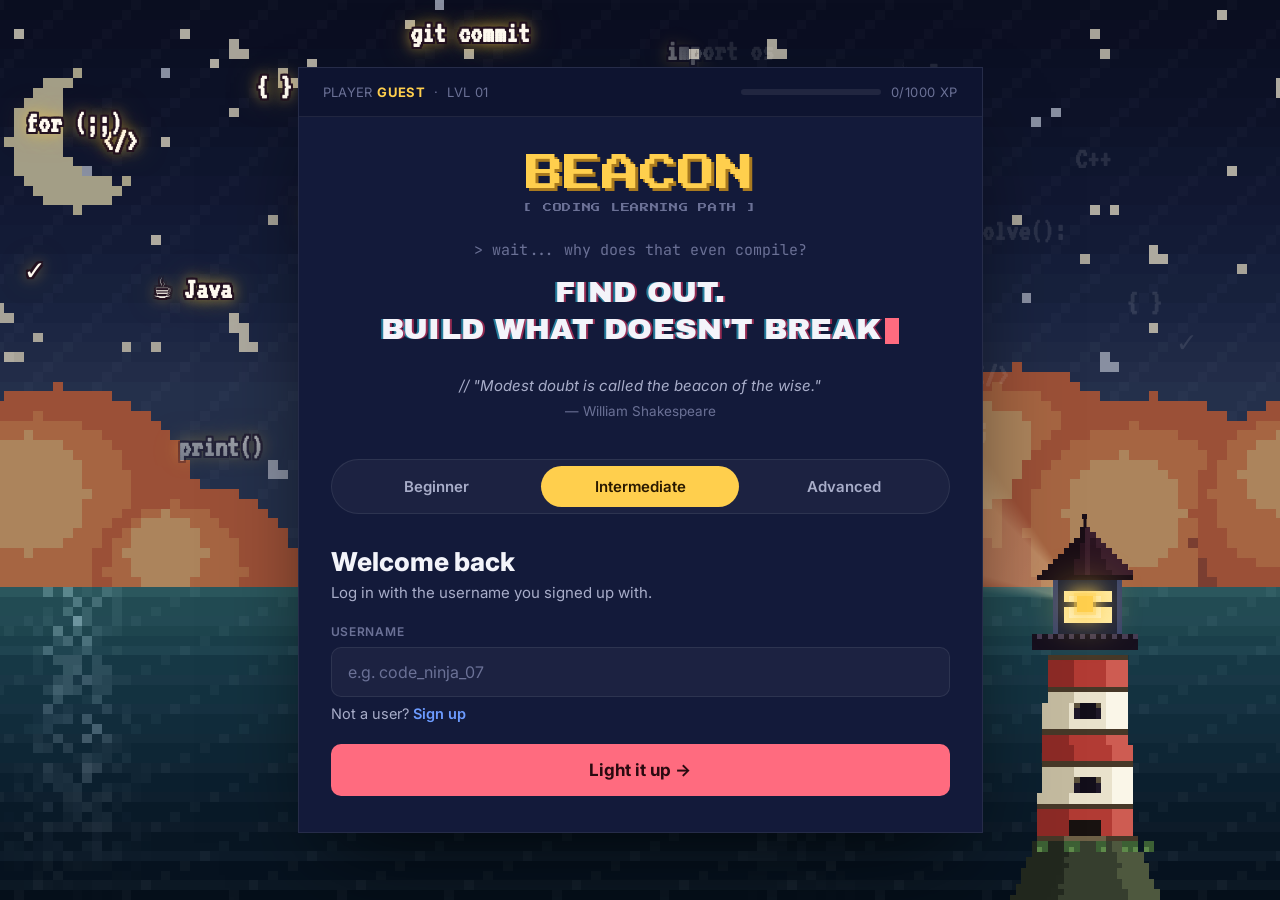
<file: Website/index.html>
<!DOCTYPE html>
<html lang="en">
<head>
<meta charset="UTF-8" />
<meta name="viewport" content="width=device-width, initial-scale=1.0" />
<title>Beacon — Welcome Back</title>
<link rel="preconnect" href="https://fonts.googleapis.com">
<link rel="preconnect" href="https://fonts.gstatic.com" crossorigin>
<link href="https://fonts.googleapis.com/css2?family=Press+Start+2P&family=VT323&family=Archivo+Black&family=Inter:wght@400;600;700;800&family=JetBrains+Mono&display=swap" rel="stylesheet">
<link rel="stylesheet" href="styles.css" />
<link rel="stylesheet" href="login.css" />
</head>
<body>

<div class="arcade-bg">
  <div class="sky-scene"></div>

  <div class="beam-glow"></div>

  <div class="icon-layer icon-dim">
    <span style="top:14%; left:8%;">&lt;/&gt;</span>
    <span style="top:22%; left:24%;">{ }</span>
    <span style="top:10%; left:40%;">&#128013; Python</span>
    <span style="top:30%; left:12%;">&#9749; Java</span>
    <span style="top:18%; left:56%;">C++</span>
    <span style="top:38%; left:30%;">[ ]</span>
    <span style="top:26%; left:46%;">&#10003;</span>
    <span style="top:34%; left:60%;">&lt;/&gt;</span>
    <span style="top:8%; left:20%;">{ }</span>
    <span style="top:44%; left:42%;">&#128013; Python</span>
    <span style="top:6%; left:70%;">&#9749; Java</span>
    <span style="top:16%; left:84%;">C++</span>
    <span style="top:24%; left:72%;">def solve():</span>
    <span style="top:32%; left:88%;">{ }</span>
    <span style="top:40%; left:76%;">&lt;/&gt;</span>
    <span style="top:12%; left:2%;">for (;;)</span>
    <span style="top:20%; left:66%;">[ ]</span>
    <span style="top:46%; left:66%;">return true;</span>
    <span style="top:4%; left:52%;">import os</span>
    <span style="top:48%; left:14%;">print()</span>
    <span style="top:28%; left:2%;">&#10003;</span>
    <span style="top:36%; left:92%;">&#10003;</span>
    <span style="top:42%; left:56%;">while (1) {</span>
    <span style="top:2%; left:32%;">git commit</span>
  </div>

  <div class="icon-layer icon-bright">
    <span style="top:14%; left:8%;">&lt;/&gt;</span>
    <span style="top:22%; left:24%;">{ }</span>
    <span style="top:10%; left:40%;">&#128013; Python</span>
    <span style="top:30%; left:12%;">&#9749; Java</span>
    <span style="top:18%; left:56%;">C++</span>
    <span style="top:38%; left:30%;">[ ]</span>
    <span style="top:26%; left:46%;">&#10003;</span>
    <span style="top:34%; left:60%;">&lt;/&gt;</span>
    <span style="top:8%; left:20%;">{ }</span>
    <span style="top:44%; left:42%;">&#128013; Python</span>
    <span style="top:6%; left:70%;">&#9749; Java</span>
    <span style="top:16%; left:84%;">C++</span>
    <span style="top:24%; left:72%;">def solve():</span>
    <span style="top:32%; left:88%;">{ }</span>
    <span style="top:40%; left:76%;">&lt;/&gt;</span>
    <span style="top:12%; left:2%;">for (;;)</span>
    <span style="top:20%; left:66%;">[ ]</span>
    <span style="top:46%; left:66%;">return true;</span>
    <span style="top:4%; left:52%;">import os</span>
    <span style="top:48%; left:14%;">print()</span>
    <span style="top:28%; left:2%;">&#10003;</span>
    <span style="top:36%; left:92%;">&#10003;</span>
    <span style="top:42%; left:56%;">while (1) {</span>
    <span style="top:2%; left:32%;">git commit</span>
  </div>

  <div class="lighthouse">
    <div class="lh-finial"></div>
    <span class="beacon-core"></span>
  </div>
</div>

<div class="login-shell">
  <div class="login-card">

    <div class="login-hud">
      <div class="hud-left">PLAYER <strong id="hudPlayer">GUEST</strong> &nbsp;&middot;&nbsp; LVL <span id="hudLevel">01</span></div>
      <div class="hud-right">
        <div class="xp-bar-track"><div class="xp-bar-fill" id="xpFill"></div></div>
        <span id="xpLabel">0/1000 XP</span>
      </div>
    </div>

    <div class="login-hero">
      <div class="login-logo">BEACON</div>
      <div class="login-tagline">[ CODING LEARNING PATH ]</div>

      <div class="terminal-line">&gt; wait... why does that even compile?</div>
      <div class="glitch-line">FIND OUT.</div>
      <div class="glitch-line">BUILD WHAT DOESN'T BREAK<span class="cursor-block"></span></div>

      <div class="login-quote">
        // "Modest doubt is called the beacon of the wise."
        <span class="quote-attr">— William Shakespeare</span>
      </div>
    </div>

    <div class="pill-group" id="pillGroup">
      <div class="pill" data-val="Beginner">Beginner</div>
      <div class="pill active" data-val="Intermediate">Intermediate</div>
      <div class="pill" data-val="Expert">Advanced</div>
    </div>

    <div class="login-form-section">
      <h2>Welcome back</h2>
      <div class="form-sub">Log in with the username you signed up with.</div>

      <form id="loginForm" novalidate>
        <div class="field-label">USERNAME</div>
        <input type="text" class="username-input" id="usernameInput" placeholder="e.g. code_ninja_07" autocomplete="username" />
        <div class="field-error" id="loginError">We don't recognize that username on this device yet.</div>

        <div class="signup-row">Not a user? <a href="signup.html">Sign up</a></div>

        <button type="submit" class="login-submit">Light it up &#8594;</button>
      </form>
    </div>

  </div>
</div>

<script src="login.js"></script>
</body>
</html>
</file>
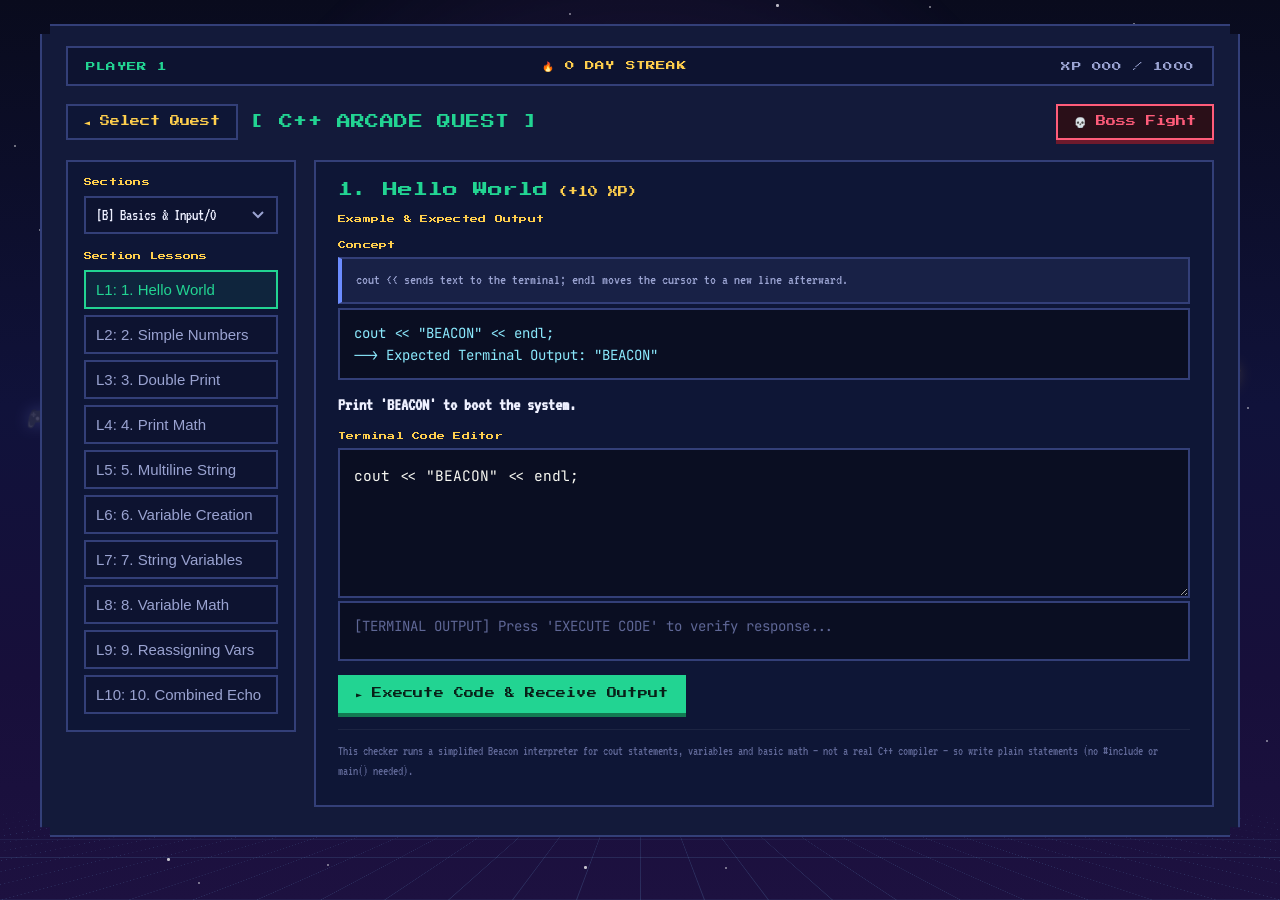
<file: Website/course-cpp.html>
<!DOCTYPE html>
<html lang="en">
<head>
<meta charset="UTF-8" />
<meta name="viewport" content="width=device-width, initial-scale=1.0" />
<title>Beacon — C++ Arcade Quest</title>
<link rel="preconnect" href="https://fonts.googleapis.com">
<link rel="preconnect" href="https://fonts.gstatic.com" crossorigin>
<link href="https://fonts.googleapis.com/css2?family=Press+Start+2P&family=VT323&family=JetBrains+Mono&display=swap" rel="stylesheet">
<link rel="stylesheet" href="arcade-bg.css" />
<link rel="stylesheet" href="course.css" />
</head>
<!--
  =========================================================
  FULLY AUTOMATIC VICTORY OVERLAY

  Paste this whole block into your course page, right before
  </body>. That's the ONLY step — no other code needs to
  change.

  How it works: it listens for any audio file whose name
  contains "victory" (or "success" / "complete" / "win")
  being played anywhere on the page, and shows the trophy
  animation automatically at that exact moment — since
  that's already how your site marks a section as done.
  =========================================================
-->
<script>
(function () {
  // ---- 1. Inject CSS ----
  const style = document.createElement('style');
  style.textContent = `
    .victory-overlay {
      position: fixed; inset: 0;
      background: radial-gradient(circle at center, #0d1a15 0%, #05070f 100%);
      display: none; align-items: center; justify-content: center;
      z-index: 999999; opacity: 0; transition: opacity 0.3s ease;
    }
    .victory-overlay.active { display: flex; opacity: 1; }
    .victory-inner {
      text-align: center; position: relative; z-index: 2;
      animation: victoryPop 0.5s cubic-bezier(0.34, 1.56, 0.64, 1);
    }
    @keyframes victoryPop {
      0% { transform: scale(0.7); opacity: 0; }
      60% { transform: scale(1.05); opacity: 1; }
      100% { transform: scale(1); }
    }
    .victory-trophy {
      font-size: 72px; margin-bottom: 10px;
      display: inline-block;
      animation: victoryBounce 1.4s ease-in-out infinite;
      filter: drop-shadow(0 0 20px rgba(74,222,154,0.6));
    }
    @keyframes victoryBounce {
      0%, 100% { transform: translateY(0) rotate(-3deg); }
      50% { transform: translateY(-10px) rotate(3deg); }
    }
    .victory-title {
      font-family: 'Press Start 2P', monospace;
      color: #4ade9a; font-size: 26px; letter-spacing: 1px;
      margin: 10px 0 6px;
      text-shadow: 0 0 16px rgba(74,222,154,0.6);
    }
    .victory-subtitle {
      font-family: 'Press Start 2P', monospace;
      color: #ffd54a; font-size: 13px; letter-spacing: 1px;
      margin: 0 0 22px;
    }
    .victory-xp {
      display: inline-block;
      font-family: 'Press Start 2P', monospace;
      color: #0a0e1f; background: #4ade9a;
      font-size: 14px; padding: 8px 18px;
      border-radius: 4px; margin-bottom: 30px;
      box-shadow: 0 0 20px rgba(74,222,154,0.4);
    }
    .victory-continue {
      display: block; margin: 0 auto;
      font-family: 'Press Start 2P', monospace;
      font-size: 13px; color: #0a0e1f;
      background: #4ade9a; border: none;
      padding: 14px 30px; border-radius: 4px; cursor: pointer;
      transition: transform 0.15s ease, filter 0.15s ease;
    }
    .victory-continue:hover { transform: translateY(-2px); filter: brightness(1.08); }

    .victory-confetti {
      position: absolute; top: 0; left: 0; width: 100%; height: 100%;
      pointer-events: none; overflow: hidden; z-index: 1;
    }
    .confetti-piece {
      position: absolute; top: -20px;
      width: 8px; height: 8px;
      animation: confettiFall linear forwards;
    }
    @keyframes confettiFall {
      0%   { transform: translateY(0) rotate(0deg); opacity: 1; }
      100% { transform: translateY(110vh) rotate(360deg); opacity: 0.4; }
    }
  `;
  document.head.appendChild(style);

  // ---- 2. Inject overlay HTML ----
  const overlay = document.createElement('div');
  overlay.id = 'victoryOverlay';
  overlay.className = 'victory-overlay';
  overlay.innerHTML = `
    <div class="victory-confetti" id="victoryConfetti"></div>
    <div class="victory-inner">
      <div class="victory-trophy">🏆</div>
      <h2 class="victory-title">MISSION ACCOMPLISHED</h2>
      <p class="victory-subtitle" id="victorySubtitle">Section Complete!</p>
      <div class="victory-xp" id="victoryXp">+10 XP</div>
      <button class="victory-continue" id="victoryContinueBtn">Continue ▸</button>
    </div>
  `;
  document.body.appendChild(overlay);

  const colors = ['#4ade9a', '#ffd54a', '#6c8cff', '#ff6b6b'];

  function spawnConfetti() {
    const container = document.getElementById('victoryConfetti');
    container.innerHTML = '';
    for (let i = 0; i < 40; i++) {
      const piece = document.createElement('div');
      piece.className = 'confetti-piece';
      piece.style.left = Math.random() * 100 + '%';
      piece.style.background = colors[Math.floor(Math.random() * colors.length)];
      piece.style.animationDuration = (1.5 + Math.random() * 1.5) + 's';
      piece.style.animationDelay = (Math.random() * 0.4) + 's';
      container.appendChild(piece);
    }
  }

  // ---- 3. Function that shows the overlay ----
  let lastShown = 0;
  window.showVictory = function (options) {
    // debounce so it can't double-fire within 2s (e.g. two audio events at once)
    const now = Date.now();
    if (now - lastShown < 2000) return;
    lastShown = now;

    options = options || {};
    const xp = options.xp != null ? options.xp : 10;
    const message = options.message || 'Section Complete!';

    document.getElementById('victorySubtitle').textContent = message;
    document.getElementById('victoryXp').textContent = '+' + xp + ' XP';

    spawnConfetti();
    overlay.classList.add('active');

    const btn = document.getElementById('victoryContinueBtn');
    const closeHandler = function () {
      overlay.classList.remove('active');
      btn.removeEventListener('click', closeHandler);
    };
    btn.addEventListener('click', closeHandler, { once: true });
  };

  // ---- 4. AUTO-DETECTION: hook into audio playback ----
  // Any audio element (including `new Audio(...)`) whose source file name
  // contains one of these words will automatically trigger the overlay
  // the moment it plays — no need to call showVictory() yourself.
  const TRIGGER_KEYWORDS = ['victory', 'success', 'complete', 'win'];

  const originalPlay = HTMLMediaElement.prototype.play;
  HTMLMediaElement.prototype.play = function (...args) {
    try {
      const src = (this.currentSrc || this.src || '').toLowerCase();
      if (TRIGGER_KEYWORDS.some(k => src.includes(k))) {
        window.showVictory();
      }
    } catch (e) { /* fail silently, never block audio playback */ }
    return originalPlay.apply(this, args);
  };
})();
</script>
<body>
<div class="arcade-backdrop">
  <div class="stars-small"></div>
  <div class="stars-big"></div>
  <div class="horizon-glow"></div>
  <div class="grid-floor"></div>
  <span class="sprite s1">&#11088;</span>
  <span class="sprite s2">&#128126;</span>
  <span class="sprite s3">&#127918;</span>
  <span class="sprite s4">&#128190;</span>
  <span class="sprite s5">&#127918;</span>
  <span class="sprite s6">&#11088;</span>
</div>

<div class="quest-shell pixel-frame">

  <div class="hud-bar">
    <span class="player" id="hudPlayer">PLAYER 1</span>
    <span class="streak">&#128293; 0 DAY STREAK</span>
    <span class="xp">XP <span id="hudXp">000</span>&nbsp;/&nbsp;1000</span>
  </div>

  <div class="quest-nav">
    <a href="home.html" class="back-btn">&#9668; Select Quest</a>
    <div class="quest-title" id="questTitle">[ C++ ARCADE QUEST ]</div>
  </div>

  <div class="quest-layout">

    <aside class="sidebar">
      <div class="sidebar-label">Sections</div>
      <select class="section-select" id="sectionSelect"></select>
      <div class="sidebar-label">Section Lessons</div>
      <div class="lesson-list" id="lessonList"></div>
    </aside>

    <main class="lesson-panel">
      <div class="lesson-heading" id="lessonHeading"></div>

      <div class="block-label">Example &amp; Expected Output</div>
      <div class="example-box" id="exampleBox"></div>

      <div class="instruction-text" id="instructionText"></div>

      <div class="block-label">Terminal Code Editor</div>
      <textarea class="code-editor" id="codeEditor" spellcheck="false"></textarea>

      <div class="terminal-box" id="terminalBox"></div>

      <div class="run-row">
        <button class="run-btn" id="runBtn" type="button">&#9658; Execute Code &amp; Receive Output</button>
        <span class="result-msg" id="resultMsg"></span>
      </div>

      <button class="next-btn" id="nextBtn" type="button">Next Lesson &#9658;</button>

      <div class="engine-note">
        This checker runs a simplified Beacon interpreter for cout statements, variables and basic math — not a real C++ compiler — so write plain statements (no #include or main() needed).
      </div>
    </main>

  </div>
</div>

<script src="lessons-cpp.js"></script>
<script src="sfx.js"></script>
<script src="course-engine.js"></script>
</body>
</html>
</file>
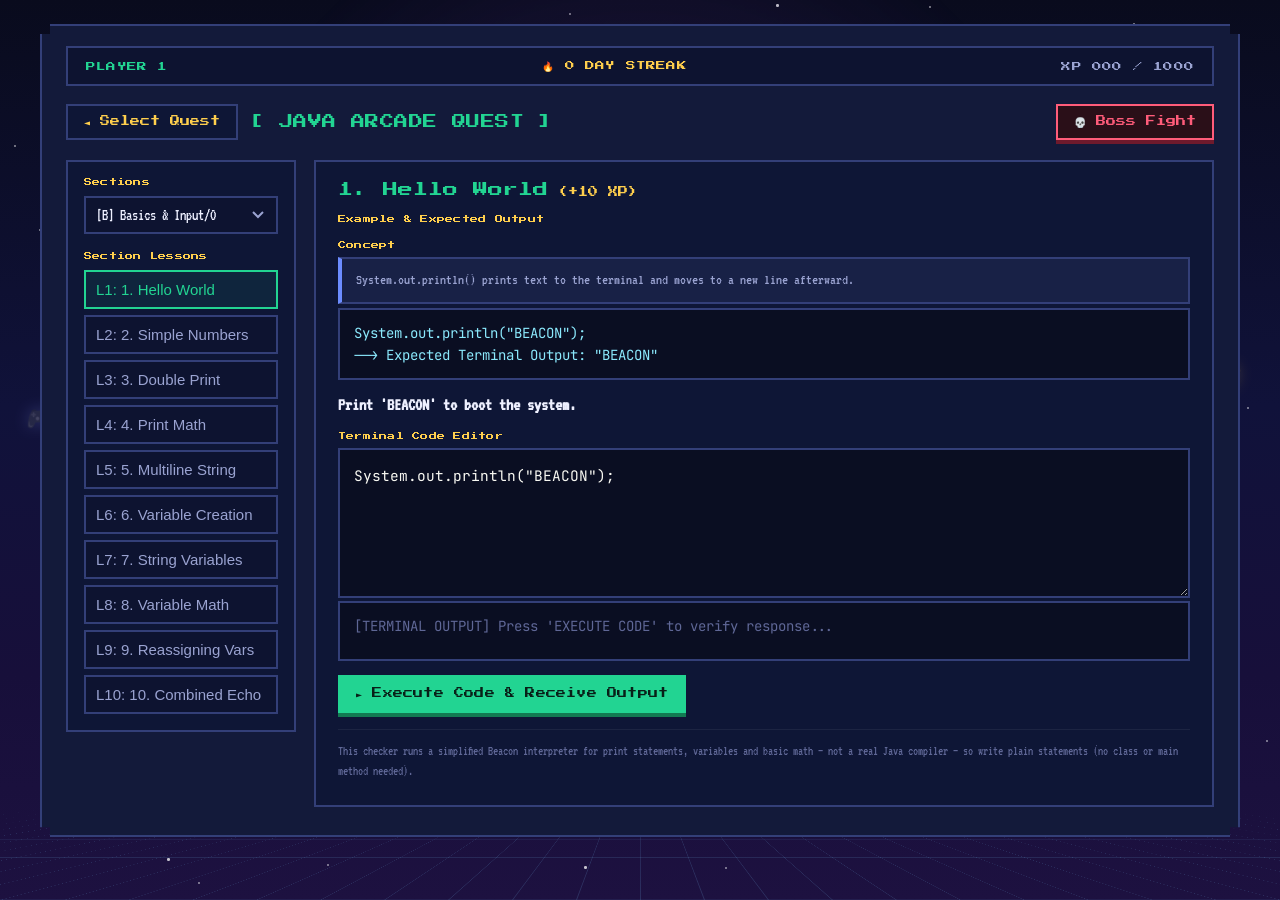
<file: Website/course-java.html>
<!DOCTYPE html>
<html lang="en">
<head>
<meta charset="UTF-8" />
<meta name="viewport" content="width=device-width, initial-scale=1.0" />
<title>Beacon — Java Arcade Quest</title>
<link rel="preconnect" href="https://fonts.googleapis.com">
<link rel="preconnect" href="https://fonts.gstatic.com" crossorigin>
<link href="https://fonts.googleapis.com/css2?family=Press+Start+2P&family=VT323&family=JetBrains+Mono&display=swap" rel="stylesheet">
<link rel="stylesheet" href="arcade-bg.css" />
<link rel="stylesheet" href="course.css" />
</head>
<!--
  =========================================================
  FULLY AUTOMATIC VICTORY OVERLAY

  Paste this whole block into your course page, right before
  </body>. That's the ONLY step — no other code needs to
  change.

  How it works: it listens for any audio file whose name
  contains "victory" (or "success" / "complete" / "win")
  being played anywhere on the page, and shows the trophy
  animation automatically at that exact moment — since
  that's already how your site marks a section as done.
  =========================================================
-->
<script>
(function () {
  // ---- 1. Inject CSS ----
  const style = document.createElement('style');
  style.textContent = `
    .victory-overlay {
      position: fixed; inset: 0;
      background: radial-gradient(circle at center, #0d1a15 0%, #05070f 100%);
      display: none; align-items: center; justify-content: center;
      z-index: 999999; opacity: 0; transition: opacity 0.3s ease;
    }
    .victory-overlay.active { display: flex; opacity: 1; }
    .victory-inner {
      text-align: center; position: relative; z-index: 2;
      animation: victoryPop 0.5s cubic-bezier(0.34, 1.56, 0.64, 1);
    }
    @keyframes victoryPop {
      0% { transform: scale(0.7); opacity: 0; }
      60% { transform: scale(1.05); opacity: 1; }
      100% { transform: scale(1); }
    }
    .victory-trophy {
      font-size: 72px; margin-bottom: 10px;
      display: inline-block;
      animation: victoryBounce 1.4s ease-in-out infinite;
      filter: drop-shadow(0 0 20px rgba(74,222,154,0.6));
    }
    @keyframes victoryBounce {
      0%, 100% { transform: translateY(0) rotate(-3deg); }
      50% { transform: translateY(-10px) rotate(3deg); }
    }
    .victory-title {
      font-family: 'Press Start 2P', monospace;
      color: #4ade9a; font-size: 26px; letter-spacing: 1px;
      margin: 10px 0 6px;
      text-shadow: 0 0 16px rgba(74,222,154,0.6);
    }
    .victory-subtitle {
      font-family: 'Press Start 2P', monospace;
      color: #ffd54a; font-size: 13px; letter-spacing: 1px;
      margin: 0 0 22px;
    }
    .victory-xp {
      display: inline-block;
      font-family: 'Press Start 2P', monospace;
      color: #0a0e1f; background: #4ade9a;
      font-size: 14px; padding: 8px 18px;
      border-radius: 4px; margin-bottom: 30px;
      box-shadow: 0 0 20px rgba(74,222,154,0.4);
    }
    .victory-continue {
      display: block; margin: 0 auto;
      font-family: 'Press Start 2P', monospace;
      font-size: 13px; color: #0a0e1f;
      background: #4ade9a; border: none;
      padding: 14px 30px; border-radius: 4px; cursor: pointer;
      transition: transform 0.15s ease, filter 0.15s ease;
    }
    .victory-continue:hover { transform: translateY(-2px); filter: brightness(1.08); }

    .victory-confetti {
      position: absolute; top: 0; left: 0; width: 100%; height: 100%;
      pointer-events: none; overflow: hidden; z-index: 1;
    }
    .confetti-piece {
      position: absolute; top: -20px;
      width: 8px; height: 8px;
      animation: confettiFall linear forwards;
    }
    @keyframes confettiFall {
      0%   { transform: translateY(0) rotate(0deg); opacity: 1; }
      100% { transform: translateY(110vh) rotate(360deg); opacity: 0.4; }
    }
  `;
  document.head.appendChild(style);

  // ---- 2. Inject overlay HTML ----
  const overlay = document.createElement('div');
  overlay.id = 'victoryOverlay';
  overlay.className = 'victory-overlay';
  overlay.innerHTML = `
    <div class="victory-confetti" id="victoryConfetti"></div>
    <div class="victory-inner">
      <div class="victory-trophy">🏆</div>
      <h2 class="victory-title">MISSION ACCOMPLISHED</h2>
      <p class="victory-subtitle" id="victorySubtitle">Section Complete!</p>
      <div class="victory-xp" id="victoryXp">+10 XP</div>
      <button class="victory-continue" id="victoryContinueBtn">Continue ▸</button>
    </div>
  `;
  document.body.appendChild(overlay);

  const colors = ['#4ade9a', '#ffd54a', '#6c8cff', '#ff6b6b'];

  function spawnConfetti() {
    const container = document.getElementById('victoryConfetti');
    container.innerHTML = '';
    for (let i = 0; i < 40; i++) {
      const piece = document.createElement('div');
      piece.className = 'confetti-piece';
      piece.style.left = Math.random() * 100 + '%';
      piece.style.background = colors[Math.floor(Math.random() * colors.length)];
      piece.style.animationDuration = (1.5 + Math.random() * 1.5) + 's';
      piece.style.animationDelay = (Math.random() * 0.4) + 's';
      container.appendChild(piece);
    }
  }

  // ---- 3. Function that shows the overlay ----
  let lastShown = 0;
  window.showVictory = function (options) {
    // debounce so it can't double-fire within 2s (e.g. two audio events at once)
    const now = Date.now();
    if (now - lastShown < 2000) return;
    lastShown = now;

    options = options || {};
    const xp = options.xp != null ? options.xp : 10;
    const message = options.message || 'Section Complete!';

    document.getElementById('victorySubtitle').textContent = message;
    document.getElementById('victoryXp').textContent = '+' + xp + ' XP';

    spawnConfetti();
    overlay.classList.add('active');

    const btn = document.getElementById('victoryContinueBtn');
    const closeHandler = function () {
      overlay.classList.remove('active');
      btn.removeEventListener('click', closeHandler);
    };
    btn.addEventListener('click', closeHandler, { once: true });
  };

  // ---- 4. AUTO-DETECTION: hook into audio playback ----
  // Any audio element (including `new Audio(...)`) whose source file name
  // contains one of these words will automatically trigger the overlay
  // the moment it plays — no need to call showVictory() yourself.
  const TRIGGER_KEYWORDS = ['victory', 'success', 'complete', 'win'];

  const originalPlay = HTMLMediaElement.prototype.play;
  HTMLMediaElement.prototype.play = function (...args) {
    try {
      const src = (this.currentSrc || this.src || '').toLowerCase();
      if (TRIGGER_KEYWORDS.some(k => src.includes(k))) {
        window.showVictory();
      }
    } catch (e) { /* fail silently, never block audio playback */ }
    return originalPlay.apply(this, args);
  };
})();
</script>
<body>
<div class="arcade-backdrop">
  <div class="stars-small"></div>
  <div class="stars-big"></div>
  <div class="horizon-glow"></div>
  <div class="grid-floor"></div>
  <span class="sprite s1">&#11088;</span>
  <span class="sprite s2">&#128126;</span>
  <span class="sprite s3">&#127918;</span>
  <span class="sprite s4">&#128190;</span>
  <span class="sprite s5">&#127918;</span>
  <span class="sprite s6">&#11088;</span>
</div>

<div class="quest-shell pixel-frame">

  <div class="hud-bar">
    <span class="player" id="hudPlayer">PLAYER 1</span>
    <span class="streak">&#128293; 0 DAY STREAK</span>
    <span class="xp">XP <span id="hudXp">000</span>&nbsp;/&nbsp;1000</span>
  </div>

  <div class="quest-nav">
    <a href="home.html" class="back-btn">&#9668; Select Quest</a>
    <div class="quest-title" id="questTitle">[ JAVA ARCADE QUEST ]</div>
  </div>

  <div class="quest-layout">

    <aside class="sidebar">
      <div class="sidebar-label">Sections</div>
      <select class="section-select" id="sectionSelect"></select>
      <div class="sidebar-label">Section Lessons</div>
      <div class="lesson-list" id="lessonList"></div>
    </aside>

    <main class="lesson-panel">
      <div class="lesson-heading" id="lessonHeading"></div>

      <div class="block-label">Example &amp; Expected Output</div>
      <div class="example-box" id="exampleBox"></div>

      <div class="instruction-text" id="instructionText"></div>

      <div class="block-label">Terminal Code Editor</div>
      <textarea class="code-editor" id="codeEditor" spellcheck="false"></textarea>

      <div class="terminal-box" id="terminalBox"></div>

      <div class="run-row">
        <button class="run-btn" id="runBtn" type="button">&#9658; Execute Code &amp; Receive Output</button>
        <span class="result-msg" id="resultMsg"></span>
      </div>

      <button class="next-btn" id="nextBtn" type="button">Next Lesson &#9658;</button>

      <div class="engine-note">
        This checker runs a simplified Beacon interpreter for print statements, variables and basic math — not a real Java compiler — so write plain statements (no class or main method needed).
      </div>
    </main>

  </div>
</div>

<script src="lessons-java.js"></script>
<script src="sfx.js"></script>
<script src="course-engine.js"></script>
</body>
</html>
</file>
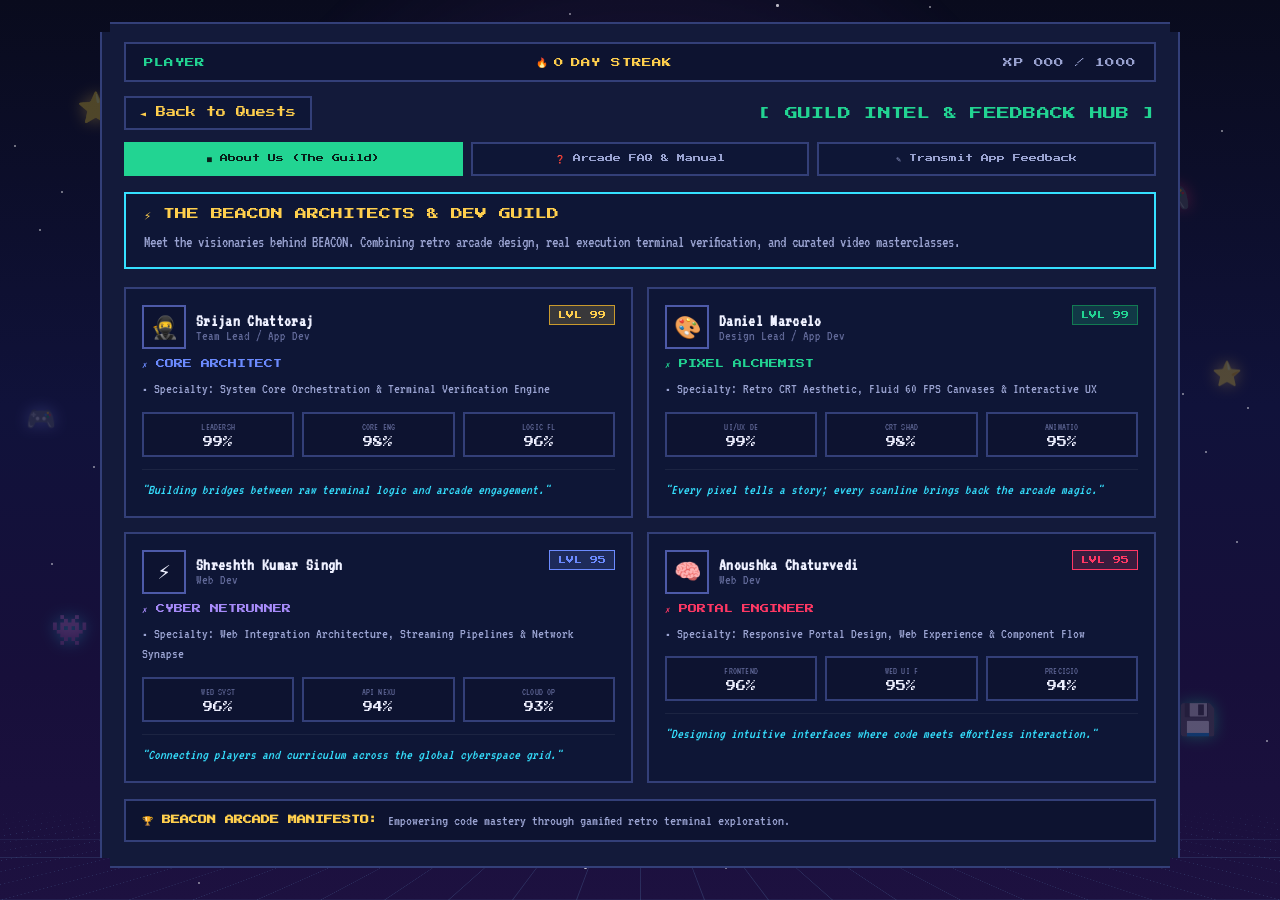
<file: Website/hub.html>
<!DOCTYPE html>
<html lang="en">
<head>
<meta charset="UTF-8" />
<meta name="viewport" content="width=device-width, initial-scale=1.0" />
<title>Beacon — Guild Intel &amp; Feedback Hub</title>
<link rel="preconnect" href="https://fonts.googleapis.com">
<link rel="preconnect" href="https://fonts.gstatic.com" crossorigin>
<link href="https://fonts.googleapis.com/css2?family=Press+Start+2P&family=VT323&display=swap" rel="stylesheet">
<link rel="stylesheet" href="arcade-bg.css" />
<link rel="stylesheet" href="hub.css" />
</head>
<body>
<div class="arcade-backdrop">
  <div class="stars-small"></div>
  <div class="stars-big"></div>
  <div class="horizon-glow"></div>
  <div class="grid-floor"></div>
  <span class="sprite s1">&#11088;</span>
  <span class="sprite s2">&#128126;</span>
  <span class="sprite s3">&#127918;</span>
  <span class="sprite s4">&#128190;</span>
  <span class="sprite s5">&#127918;</span>
  <span class="sprite s6">&#11088;</span>
</div>

<div class="hub-shell pixel-frame">

  <div class="hud-bar">
    <span class="player" id="hudPlayer">PLAYER 1</span>
    <span class="streak">&#128293; <span id="streakVal">0</span> DAY STREAK</span>
    <span class="xp">XP <span id="hudXp">000</span>&nbsp;/&nbsp;1000</span>
  </div>

  <div class="hub-nav">
    <a href="home.html" class="back-btn">&#9668; Back to Quests</a>
    <div class="hub-title">[ GUILD INTEL &amp; FEEDBACK HUB ]</div>
  </div>

  <div class="subnav">
    <button class="subnav-btn active" data-panel="about" type="button">&#9632; About Us (The Guild)</button>
    <button class="subnav-btn" data-panel="faq" type="button">&#10067; Arcade FAQ &amp; Manual</button>
    <button class="subnav-btn" data-panel="feedback" type="button">&#9998; Transmit App Feedback</button>
  </div>

  <!-- ============ ABOUT PANEL ============ -->
  <div class="hub-panel active" id="panel-about">

    <div class="banner-box">
      <div class="banner-title">&#9889; THE BEACON ARCHITECTS &amp; DEV GUILD</div>
      <div class="banner-sub">Meet the visionaries behind BEACON. Combining retro arcade design, real execution terminal verification, and curated video masterclasses.</div>
    </div>

    <div class="team-grid">

      <div class="team-card">
        <div class="team-head">
          <div class="team-id">
            <div class="team-avatar">&#129399;</div>
            <div>
              <div class="team-name">Srijan Chattoraj</div>
              <div class="team-role">Team Lead / App Dev</div>
            </div>
          </div>
          <span class="lvl-badge yellow">LVL 99</span>
        </div>
        <div class="team-title-row blue">&#10007; CORE ARCHITECT</div>
        <div class="team-specialty">&#8226; Specialty: System Core Orchestration &amp; Terminal Verification Engine</div>
        <div class="team-stats">
          <div class="team-stat"><div class="ts-label">LEADERSH</div><div class="ts-val">99%</div></div>
          <div class="team-stat"><div class="ts-label">CORE ENG</div><div class="ts-val">98%</div></div>
          <div class="team-stat"><div class="ts-label">LOGIC FL</div><div class="ts-val">96%</div></div>
        </div>
        <div class="team-quote">"Building bridges between raw terminal logic and arcade engagement."</div>
      </div>

      <div class="team-card">
        <div class="team-head">
          <div class="team-id">
            <div class="team-avatar">&#127912;</div>
            <div>
              <div class="team-name">Daniel Marcelo</div>
              <div class="team-role">Design Lead / App Dev</div>
            </div>
          </div>
          <span class="lvl-badge green">LVL 99</span>
        </div>
        <div class="team-title-row green">&#10007; PIXEL ALCHEMIST</div>
        <div class="team-specialty">&#8226; Specialty: Retro CRT Aesthetic, Fluid 60 FPS Canvases &amp; Interactive UX</div>
        <div class="team-stats">
          <div class="team-stat"><div class="ts-label">UI/UX DE</div><div class="ts-val">99%</div></div>
          <div class="team-stat"><div class="ts-label">CRT SHAD</div><div class="ts-val">98%</div></div>
          <div class="team-stat"><div class="ts-label">ANIMATIO</div><div class="ts-val">95%</div></div>
        </div>
        <div class="team-quote">"Every pixel tells a story; every scanline brings back the arcade magic."</div>
      </div>

      <div class="team-card">
        <div class="team-head">
          <div class="team-id">
            <div class="team-avatar">&#9889;</div>
            <div>
              <div class="team-name">Shreshth Kumar Singh</div>
              <div class="team-role">Web Dev</div>
            </div>
          </div>
          <span class="lvl-badge blue">LVL 95</span>
        </div>
        <div class="team-title-row purple">&#10007; CYBER NETRUNNER</div>
        <div class="team-specialty">&#8226; Specialty: Web Integration Architecture, Streaming Pipelines &amp; Network Synapse</div>
        <div class="team-stats">
          <div class="team-stat"><div class="ts-label">WEB SYST</div><div class="ts-val">96%</div></div>
          <div class="team-stat"><div class="ts-label">API NEXU</div><div class="ts-val">94%</div></div>
          <div class="team-stat"><div class="ts-label">CLOUD OP</div><div class="ts-val">93%</div></div>
        </div>
        <div class="team-quote">"Connecting players and curriculum across the global cyberspace grid."</div>
      </div>

      <div class="team-card">
        <div class="team-head">
          <div class="team-id">
            <div class="team-avatar">&#129504;</div>
            <div>
              <div class="team-name">Anoushka Chaturvedi</div>
              <div class="team-role">Web Dev</div>
            </div>
          </div>
          <span class="lvl-badge pink">LVL 95</span>
        </div>
        <div class="team-title-row pink">&#10007; PORTAL ENGINEER</div>
        <div class="team-specialty">&#8226; Specialty: Responsive Portal Design, Web Experience &amp; Component Flow</div>
        <div class="team-stats">
          <div class="team-stat"><div class="ts-label">FRONTEND</div><div class="ts-val">96%</div></div>
          <div class="team-stat"><div class="ts-label">WEB UI F</div><div class="ts-val">95%</div></div>
          <div class="team-stat"><div class="ts-label">PRECISIO</div><div class="ts-val">94%</div></div>
        </div>
        <div class="team-quote">"Designing intuitive interfaces where code meets effortless interaction."</div>
      </div>

    </div>

    <div class="manifesto-bar">
      <strong>&#127942; BEACON ARCADE MANIFESTO:</strong>
      <span>Empowering code mastery through gamified retro terminal exploration.</span>
    </div>
  </div>

  <!-- ============ FAQ PANEL ============ -->
  <div class="hub-panel" id="panel-faq">

    <div class="faq-filter-row">
      <button class="faq-cat active" data-cat="all" type="button">ALL</button>
      <button class="faq-cat" data-cat="quests" type="button">QUESTS &amp; XP</button>
      <button class="faq-cat" data-cat="terminal" type="button">TERMINAL ENGINE</button>
      <button class="faq-cat" data-cat="theater" type="button">VIDEO THEATER</button>
      <button class="faq-cat" data-cat="feedback" type="button">FEEDBACK</button>
      <input class="faq-search" id="faqSearch" type="text" placeholder="&#128269; Search..." />
    </div>

    <div class="faq-list" id="faqList">

      <div class="faq-item" data-cat="quests">
        <div class="faq-question">
          <span class="fq-icon">&#9876;&#65039;</span>
          <span class="fq-text">How do I earn XP, level up, and unlock arcade badges?</span>
          <span class="fq-toggle">&#9660; EXPAND</span>
        </div>
        <div class="faq-answer">
          You earn XP by completing quest lessons (+10 XP each, once per lesson), watching Video Theater lessons and marking them complete (+50 to +150 XP depending on the video), and transmitting feedback through this Hub (+25 XP every time). Badges and levels are shown on your Profile page — right now badge unlocking is still a placeholder, so the badge slots you see there are a preview of what's coming rather than fully wired up yet.
        </div>
      </div>

      <div class="faq-item" data-cat="terminal">
        <div class="faq-question">
          <span class="fq-icon">&#9889;</span>
          <span class="fq-text">How does the Real Execution Terminal verify my code?</span>
          <span class="fq-toggle">&#9660; EXPAND</span>
        </div>
        <div class="faq-answer">
          For Python, your code runs for real in your browser through Pyodide, an actual Python interpreter — the output you see is genuine. For Java and C++, there's no full compiler running in the browser, so a lightweight custom Beacon interpreter checks the print statements, variables, and math your code produces against the expected output. It covers everything taught in the current lessons, but it isn't a real Java or C++ compiler.
        </div>
      </div>

      <div class="faq-item" data-cat="theater">
        <div class="faq-question">
          <span class="fq-icon">&#127916;</span>
          <span class="fq-text">Can I practice coding while watching the video lessons?</span>
          <span class="fq-toggle">&#9660; EXPAND</span>
        </div>
        <div class="faq-answer">
          Not yet — the Video Theater and the coding Quest terminal are currently separate experiences. Watch a video, then head to the matching language quest to practice what you learned in the terminal. A combined watch-and-code view may come later.
        </div>
      </div>

      <div class="faq-item" data-cat="quests">
        <div class="faq-question">
          <span class="fq-icon">&#127942;</span>
          <span class="fq-text">How do consecutive streaks and login bonuses work?</span>
          <span class="fq-toggle">&#9660; EXPAND</span>
        </div>
        <div class="faq-answer">
          Honestly, right now the streak counter shown in the HUD bar is a placeholder and doesn't yet track real day-to-day logins automatically. Daily streak tracking and login bonuses are planned but not live in this build yet.
        </div>
      </div>

      <div class="faq-item" data-cat="terminal">
        <div class="faq-question">
          <span class="fq-icon">&#9881;&#65039;</span>
          <span class="fq-text">What programming languages and tiers are currently supported?</span>
          <span class="fq-toggle">&#9660; EXPAND</span>
        </div>
        <div class="faq-answer">
          Beacon currently supports Python, Java, and C++, each with a "Basics &amp; Input/O" lesson section covering ten levels from Hello World through combined variable output. Difficulty tiers are Beginner, Intermediate, and Expert, chosen when you sign up.
        </div>
      </div>

    </div>
  </div>

  <!-- ============ FEEDBACK PANEL ============ -->
  <div class="hub-panel" id="panel-feedback">

    <div class="uplink-box">
      <div class="uplink-title">TRANSMISSION UPLINK: <span id="uplinkName">PLAYER</span> (CLASS <span id="uplinkClass">--</span>)</div>
      <div class="uplink-sub">Transmit your feedback, bug reports, and quest ideas directly to the Dev Guild. Each submission awards +25 XP to your account!</div>
    </div>

    <form id="feedbackForm">

      <div class="fb-section">
        <div class="fb-label">1. Rate Your Arcade Experience:</div>
        <div class="rating-row" id="ratingRow">
          <button type="button" class="rating-btn" data-val="1">&#9679; 1 (ROOKIE)</button>
          <button type="button" class="rating-btn" data-val="2">&#9679; 2 (DECENT)</button>
          <button type="button" class="rating-btn" data-val="3">&#9679; 3 (SOLID)</button>
          <button type="button" class="rating-btn" data-val="4">&#9679; 4 (HEROIC)</button>
          <button type="button" class="rating-btn" data-val="5">&#9679; 5 (LEGENDARY)</button>
        </div>
        <div class="rating-feedback" id="ratingFeedback" style="display:none;"></div>
      </div>

      <div class="fb-section">
        <div class="fb-label">2. Transmission Category:</div>
        <div class="category-row" id="categoryRow">
          <button type="button" class="category-btn active" data-cat="praise">&#9733; General Praise</button>
          <button type="button" class="category-btn" data-cat="bug">&#128027; Bug Report</button>
          <button type="button" class="category-btn" data-cat="feature">&#9889; Feature Idea</button>
          <button type="button" class="category-btn" data-cat="quest">&#10067; Quest Suggestion</button>
        </div>
      </div>

      <div class="fb-section">
        <div class="fb-label">3. Transmission Log &amp; Comments:</div>
        <textarea class="fb-textarea" id="fbComments" placeholder="Tell the Guild what's on your mind..."></textarea>
      </div>

      <div class="fb-submit-row">
        <button type="submit" class="transmit-btn">Transmit Log to Guild &#9658; (+25 XP)</button>
        <span class="xp-bonus-note">&#127942; XP Bonus: +25 XP on send</span>
      </div>

      <div class="fb-success" id="fbSuccess">&#10003; Transmission received — the Guild thanks you! +25 XP added.</div>
    </form>
  </div>

</div>

<script src="hub.js"></script>
</body>
</html>
</file>
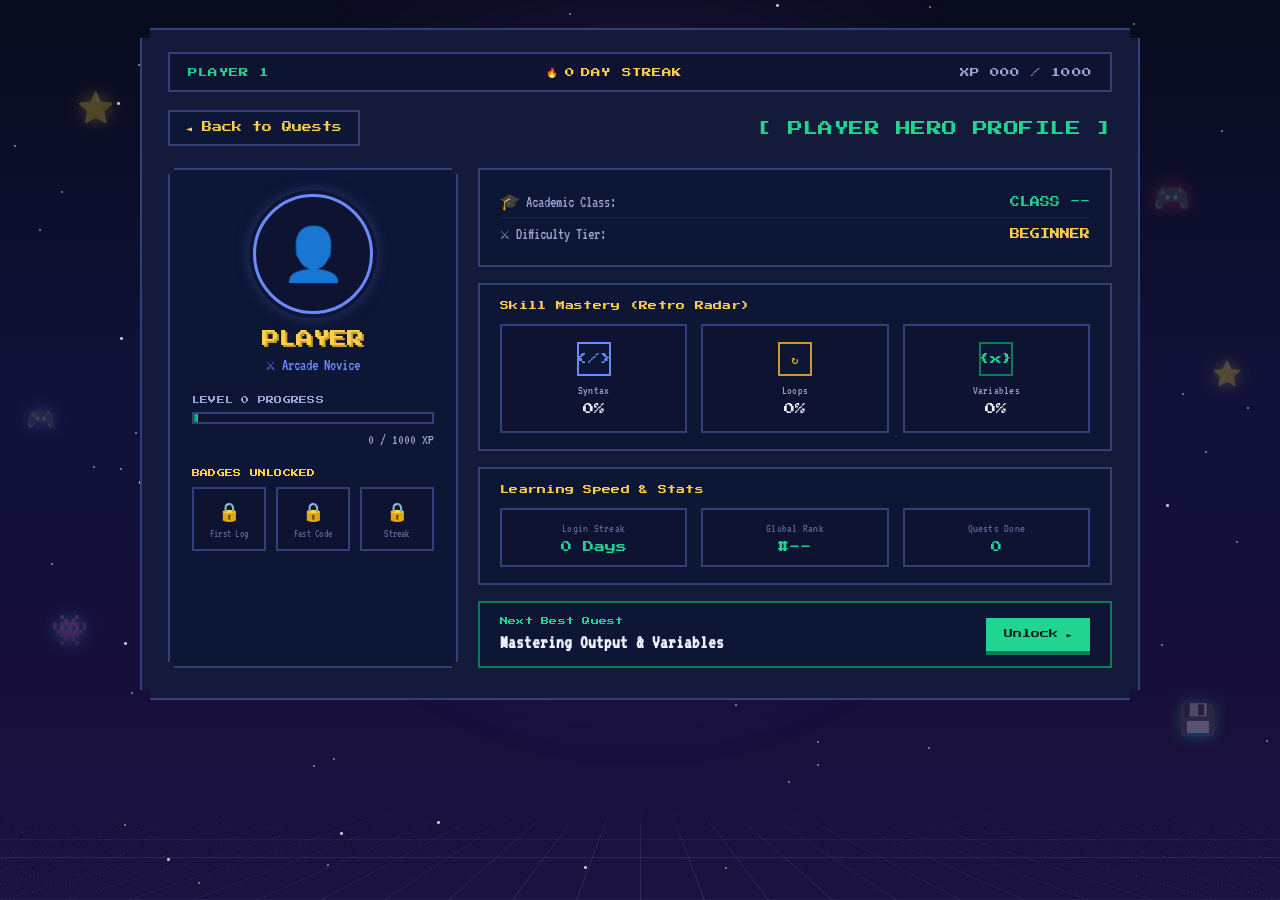
<file: Website/profile.html>
<!DOCTYPE html>
<html lang="en">
<head>
<meta charset="UTF-8" />
<meta name="viewport" content="width=device-width, initial-scale=1.0" />
<title>Beacon — Player Profile</title>
<link rel="preconnect" href="https://fonts.googleapis.com">
<link rel="preconnect" href="https://fonts.gstatic.com" crossorigin>
<link href="https://fonts.googleapis.com/css2?family=Press+Start+2P&family=VT323&display=swap" rel="stylesheet">
<link rel="stylesheet" href="arcade-bg.css" />
<link rel="stylesheet" href="profile.css" />
</head>
<body>
<div class="arcade-backdrop">
  <div class="stars-small"></div>
  <div class="stars-big"></div>
  <div class="horizon-glow"></div>
  <div class="grid-floor"></div>
  <span class="sprite s1">&#11088;</span>
  <span class="sprite s2">&#128126;</span>
  <span class="sprite s3">&#127918;</span>
  <span class="sprite s4">&#128190;</span>
  <span class="sprite s5">&#127918;</span>
  <span class="sprite s6">&#11088;</span>
</div>

<div class="dash-shell pixel-frame">

  <div class="hud-bar">
    <span class="player">PLAYER 1</span>
    <span class="streak">&#128293; <span id="streakVal">0</span> DAY STREAK</span>
    <span class="xp">XP <span id="hudXp">000</span>&nbsp;/&nbsp;<span id="hudXpMax">1000</span></span>
  </div>

  <div class="profile-nav">
    <a href="home.html" class="back-btn">&#9668; Back to Quests</a>
    <div class="profile-title">[ PLAYER HERO PROFILE ]</div>
  </div>

  <div class="profile-grid">

    <!-- left: avatar + level + badges -->
    <div class="avatar-card pixel-frame-sm">
      <div class="avatar-ring">
        <span class="avatar-glyph">&#9876;&#65039;</span>
      </div>
      <div class="player-name" id="playerName">PLAYER</div>
      <div class="player-rank">&#9876;&#65039; <span id="playerRank">Arcade Novice</span></div>

      <div class="level-label">LEVEL <span id="playerLevel">0</span> PROGRESS</div>
      <div class="xp-track"><div class="xp-fill" id="xpFill"></div></div>
      <div class="xp-count"><span id="xpCurrent">0</span> / <span id="xpMax">1000</span> XP</div>

      <div class="badges-label">BADGES UNLOCKED</div>
      <div class="badge-row">
        <div class="badge-slot" id="badgeFirstLog">
          <span class="lock">&#128274;</span>
          <span class="badge-label">First Log</span>
        </div>
        <div class="badge-slot" id="badgeFastCode">
          <span class="lock">&#128274;</span>
          <span class="badge-label">Fast Code</span>
        </div>
        <div class="badge-slot" id="badgeStreak">
          <span class="lock">&#128274;</span>
          <span class="badge-label">Streak</span>
        </div>
      </div>
    </div>

    <!-- right: stats stack -->
    <div class="stats-column">

      <div class="panel">
        <div class="info-row">
          <span>&#127891; Academic Class:</span>
          <span class="val green" id="academicClass">CLASS --</span>
        </div>
        <div class="info-row">
          <span>&#9876;&#65039; Difficulty Tier:</span>
          <span class="val yellow" id="difficultyTier">—</span>
        </div>
      </div>

      <div class="panel">
        <div class="panel-title">Skill Mastery (Retro Radar)</div>
        <div class="radar-grid">
          <div class="hex">
            <div class="hex-icon syntax">&lt;/&gt;</div>
            <div class="hex-label">Syntax</div>
            <div class="hex-pct">0%</div>
          </div>
          <div class="hex">
            <div class="hex-icon loops">&#8635;</div>
            <div class="hex-label">Loops</div>
            <div class="hex-pct">0%</div>
          </div>
          <div class="hex">
            <div class="hex-icon variables">{x}</div>
            <div class="hex-label">Variables</div>
            <div class="hex-pct">0%</div>
          </div>
        </div>
      </div>

      <div class="panel">
        <div class="panel-title">Learning Speed &amp; Stats</div>
        <div class="stat-grid">
          <div class="stat-box">
            <div class="stat-label">Login Streak</div>
            <div class="stat-val"><span id="loginStreak">0</span> Days</div>
          </div>
          <div class="stat-box">
            <div class="stat-label">Global Rank</div>
            <div class="stat-val">#--</div>
          </div>
          <div class="stat-box">
            <div class="stat-label">Quests Done</div>
            <div class="stat-val">0</div>
          </div>
        </div>
      </div>

      <div class="next-quest">
        <div>
          <span class="nq-label">Next Best Quest</span>
          <span class="nq-title">Mastering Output &amp; Variables</span>
        </div>
        <button class="unlock-btn" type="button" onclick="location.href='home.html'">Unlock &#9658;</button>
      </div>

    </div>
  </div>
</div>

<script src="profile.js"></script>
</body>
</html>
</file>
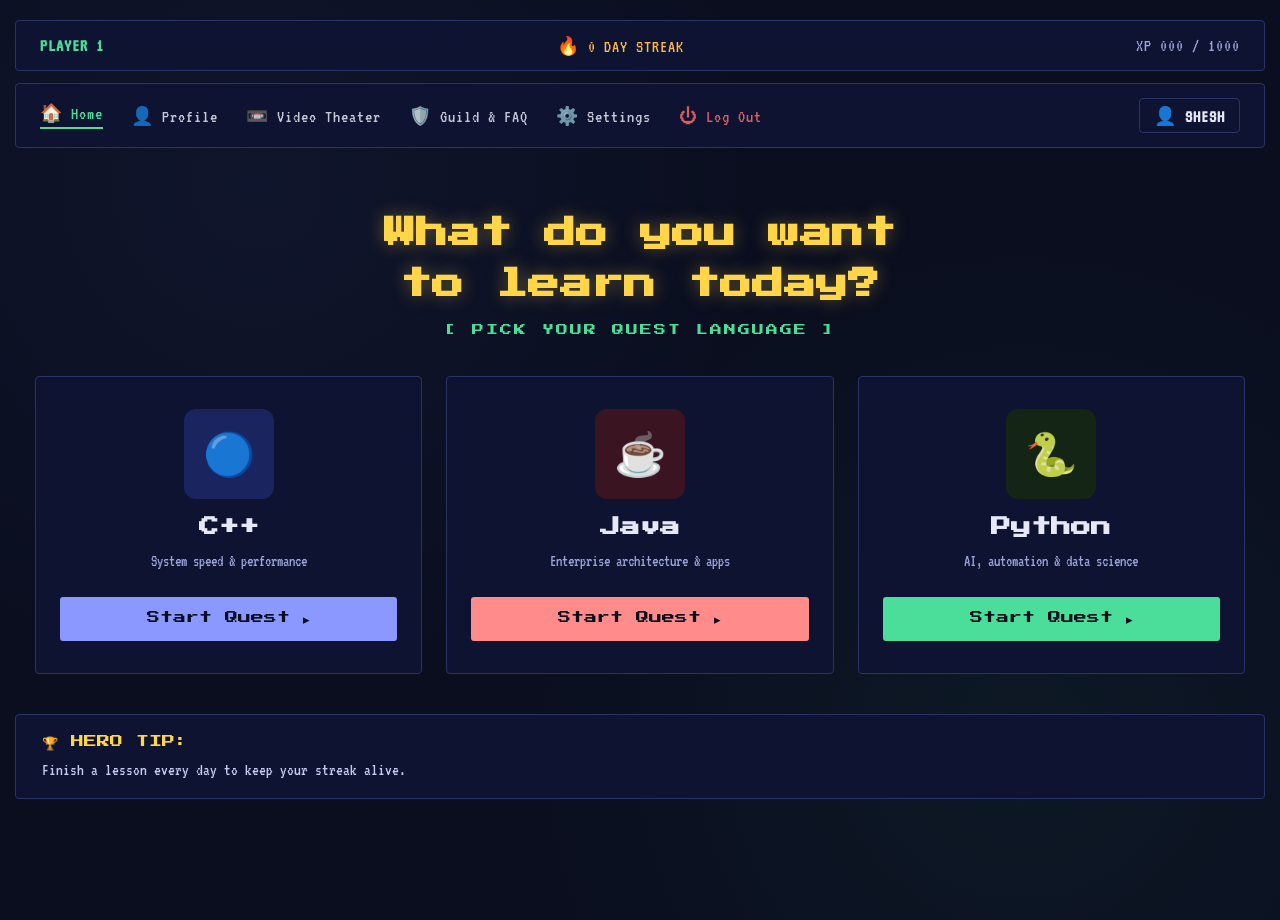
<file: Website/quest-loading-transition.html>
<!DOCTYPE html>
<html lang="en">
<head>
<meta charset="UTF-8">
<meta name="viewport" content="width=device-width, initial-scale=1.0">
<title>CodeQuest — Loading Transition Demo</title>
<link href="https://fonts.googleapis.com/css2?family=Press+Start+2P&family=VT323&display=swap" rel="stylesheet">
<style>
  :root {
    --bg: #0a0e1f;
    --panel: #0d1330;
    --border: #2a3366;
    --yellow: #ffd54a;
    --green: #4ade9a;
    --blue: #6c8cff;
    --red: #ff6b6b;
  }

  * { box-sizing: border-box; }

  body {
    margin: 0;
    min-height: 100vh;
    background: var(--bg);
    background-image:
      radial-gradient(circle at 20% 20%, rgba(108,140,255,0.06), transparent 40%),
      radial-gradient(circle at 80% 80%, rgba(74,222,154,0.05), transparent 40%);
    font-family: 'VT323', monospace;
    color: #e6e9f5;
  }

  .topbar, .navbar {
    max-width: 1250px;
    margin: 20px auto 0;
    background: var(--panel);
    border: 1px solid var(--border);
    border-radius: 4px;
    padding: 14px 24px;
    display: flex;
    align-items: center;
    justify-content: space-between;
    font-size: 18px;
    letter-spacing: 1px;
  }

  .topbar .player { color: var(--green); font-weight: bold; }
  .topbar .streak { color: #ffb84a; }
  .topbar .xp { color: #9aa4d8; }

  .navbar { margin-top: 12px; }
  .nav-links { display: flex; gap: 28px; align-items: center; }
  .nav-links span { cursor: pointer; opacity: 0.85; }
  .nav-links span.active { color: var(--green); border-bottom: 2px solid var(--green); padding-bottom: 4px; opacity: 1; }
  .logout { color: var(--red) !important; }
  .user-chip {
    border: 1px solid var(--border);
    padding: 6px 14px;
    border-radius: 4px;
    font-weight: bold;
    letter-spacing: 1px;
  }

  .hero {
    text-align: center;
    margin: 60px auto 40px;
  }
  .hero h1 {
    font-family: 'Press Start 2P', monospace;
    color: var(--yellow);
    font-size: 32px;
    line-height: 1.6;
    text-shadow: 0 0 18px rgba(255,213,74,0.35);
    margin: 0;
  }
  .hero p {
    color: var(--green);
    font-family: 'Press Start 2P', monospace;
    font-size: 12px;
    letter-spacing: 2px;
    margin-top: 14px;
  }

  .cards {
    max-width: 1250px;
    margin: 0 auto;
    display: grid;
    grid-template-columns: repeat(3, 1fr);
    gap: 24px;
    padding: 0 20px;
  }

  .card {
    background: var(--panel);
    border: 1px solid var(--border);
    border-radius: 4px;
    padding: 32px 24px;
    text-align: center;
  }

  .card-icon {
    width: 90px;
    height: 90px;
    margin: 0 auto 18px;
    border-radius: 12px;
    display: flex;
    align-items: center;
    justify-content: center;
    font-size: 42px;
  }
  .icon-cpp { background: #1a2560; }
  .icon-java { background: #3a1420; }
  .icon-python { background: #142415; }

  .card h2 {
    font-family: 'Press Start 2P', monospace;
    font-size: 20px;
    margin: 0 0 10px;
  }
  .card p.desc {
    color: #9aa4d8;
    font-size: 16px;
    margin-bottom: 28px;
  }

  .quest-btn {
    width: 100%;
    padding: 14px;
    border: none;
    border-radius: 3px;
    font-family: 'Press Start 2P', monospace;
    font-size: 13px;
    cursor: pointer;
    color: #0a0e1f;
    transition: transform 0.15s ease, filter 0.15s ease;
  }
  .quest-btn:hover { transform: translateY(-2px); filter: brightness(1.08); }
  .quest-btn:active { transform: translateY(0); }
  .btn-cpp { background: #8b98ff; }
  .btn-java { background: #ff8b8b; }
  .btn-python { background: #4ade9a; }

  .tip {
    max-width: 1250px;
    margin: 40px auto 60px;
    background: var(--panel);
    border: 1px solid var(--border);
    border-radius: 4px;
    padding: 20px 26px;
  }
  .tip .label {
    color: var(--yellow);
    font-family: 'Press Start 2P', monospace;
    font-size: 13px;
    margin-bottom: 10px;
  }
  .tip p { color: #c5cbef; font-size: 17px; margin: 0; }

  /* ============ QUEST LOADING OVERLAY ============ */
  .quest-loader {
    position: fixed;
    inset: 0;
    background: radial-gradient(circle at center, #0d1229 0%, #05070f 100%);
    display: none;
    align-items: center;
    justify-content: center;
    z-index: 9999;
    opacity: 0;
    transition: opacity 0.25s ease;
  }
  .quest-loader.active { display: flex; opacity: 1; }

  .quest-loader-inner { text-align: center; animation: questFadeUp 0.4s ease; }

  @keyframes questFadeUp {
    from { transform: translateY(20px); opacity: 0; }
    to   { transform: translateY(0);    opacity: 1; }
  }

  .quest-logo {
    width: 110px;
    height: 110px;
    margin: 0 auto 24px;
    display: flex;
    align-items: center;
    justify-content: center;
    font-size: 56px;
    border: 2px solid rgba(255,255,255,0.15);
    border-radius: 16px;
    background: rgba(255,255,255,0.03);
    box-shadow: 0 0 25px rgba(80,120,255,0.35);
    animation: questPulse 1.1s ease-in-out infinite;
  }

  @keyframes questPulse {
    0%, 100% { transform: scale(1);   box-shadow: 0 0 20px rgba(80,120,255,0.3); }
    50%      { transform: scale(1.08); box-shadow: 0 0 35px rgba(80,120,255,0.6); }
  }

  .quest-loading-text {
    font-family: 'Press Start 2P', monospace;
    color: var(--yellow);
    font-size: 20px;
    letter-spacing: 1px;
    margin: 0 0 8px;
    text-shadow: 0 0 12px rgba(255,213,74,0.5);
  }

  .dots span { animation: questDotBlink 1.4s infinite; opacity: 0; }
  .dots span:nth-child(2) { animation-delay: 0.2s; }
  .dots span:nth-child(3) { animation-delay: 0.4s; }

  @keyframes questDotBlink {
    0%, 20% { opacity: 0; }
    50%     { opacity: 1; }
    100%    { opacity: 0; }
  }

  .quest-lang-label {
    color: var(--green);
    font-family: 'Press Start 2P', monospace;
    font-size: 11px;
    margin-bottom: 28px;
    letter-spacing: 0.5px;
  }

  .quest-progress-track {
    width: 260px;
    height: 10px;
    margin: 0 auto;
    background: rgba(255,255,255,0.08);
    border: 1px solid rgba(255,255,255,0.15);
    border-radius: 6px;
    overflow: hidden;
  }

  .quest-progress-bar {
    height: 100%;
    width: 0%;
    background: linear-gradient(90deg, var(--blue), var(--green));
    border-radius: 6px;
    transition: width 1.2s linear;
  }

  @media (max-width: 900px) {
    .cards { grid-template-columns: 1fr; }
    .hero h1 { font-size: 22px; }
    .nav-links { flex-wrap: wrap; gap: 14px; }
  }
</style>
</head>
<body>

  <div class="topbar">
    <span class="player">PLAYER 1</span>
    <span class="streak">🔥 0 DAY STREAK</span>
    <span class="xp">XP 000 / 1000</span>
  </div>

  <div class="navbar">
    <div class="nav-links">
      <span class="active">🏠 Home</span>
      <span>👤 Profile</span>
      <span>📼 Video Theater</span>
      <span>🛡️ Guild &amp; FAQ</span>
      <span>⚙️ Settings</span>
      <span class="logout">⏻ Log Out</span>
    </div>
    <div class="user-chip">👤 SHESH</div>
  </div>

  <div class="hero">
    <h1>What do you want<br>to learn today?</h1>
    <p>[ PICK YOUR QUEST LANGUAGE ]</p>
  </div>

  <div class="cards">
    <div class="card">
      <div class="card-icon icon-cpp">🔵</div>
      <h2>C++</h2>
      <p class="desc">System speed &amp; performance</p>
      <button class="quest-btn btn-cpp" onclick="startQuest('cpp')">Start Quest ▸</button>
    </div>

    <div class="card">
      <div class="card-icon icon-java">☕</div>
      <h2>Java</h2>
      <p class="desc">Enterprise architecture &amp; apps</p>
      <button class="quest-btn btn-java" onclick="startQuest('java')">Start Quest ▸</button>
    </div>

    <div class="card">
      <div class="card-icon icon-python">🐍</div>
      <h2>Python</h2>
      <p class="desc">AI, automation &amp; data science</p>
      <button class="quest-btn btn-python" onclick="startQuest('python')">Start Quest ▸</button>
    </div>
  </div>

  <div class="tip">
    <div class="label">🏆 HERO TIP:</div>
    <p>Finish a lesson every day to keep your streak alive.</p>
  </div>

  <!-- ============ QUEST LOADING OVERLAY MARKUP ============ -->
  <div id="questLoader" class="quest-loader">
    <div class="quest-loader-inner">
      <div id="questLogo" class="quest-logo">🧩</div>
      <h2 class="quest-loading-text">LOADING QUEST<span class="dots"><span>.</span><span>.</span><span>.</span></span></h2>
      <p id="questLangLabel" class="quest-lang-label">Preparing your journey</p>
      <div class="quest-progress-track">
        <div id="questProgressBar" class="quest-progress-bar"></div>
      </div>
    </div>
  </div>

<script>
  // Swap emojis for real logo image tags if you have the assets —
  // just change `icon: "🔵"` to `icon: '<img src="cpp-logo.png" style="width:56px;height:56px;">'`
  const questData = {
    cpp:    { icon: "🔵", label: "Loading C++ — System Speed & Performance" },
    java:   { icon: "☕", label: "Loading Java — Enterprise Architecture & Apps" },
    python: { icon: "🐍", label: "Loading Python — AI, Automation & Data Science" }
  };

  function startQuest(lang, destinationUrl) {
    const loader = document.getElementById('questLoader');
    const logo = document.getElementById('questLogo');
    const label = document.getElementById('questLangLabel');
    const bar = document.getElementById('questProgressBar');

    const data = questData[lang] || { icon: "🎮", label: "Loading Quest" };
    logo.innerHTML = data.icon;
    label.textContent = data.label;
    bar.style.width = '0%';

    loader.classList.add('active');

    requestAnimationFrame(() => {
      bar.style.width = '100%';
    });

    setTimeout(() => {
      if (destinationUrl) {
        window.location.href = destinationUrl;
      } else {
        // Demo mode: just close the overlay since there's no real course page to go to.
        loader.classList.remove('active');
      }
    }, 1400);
  }
</script>

</body>
</html>
</file>
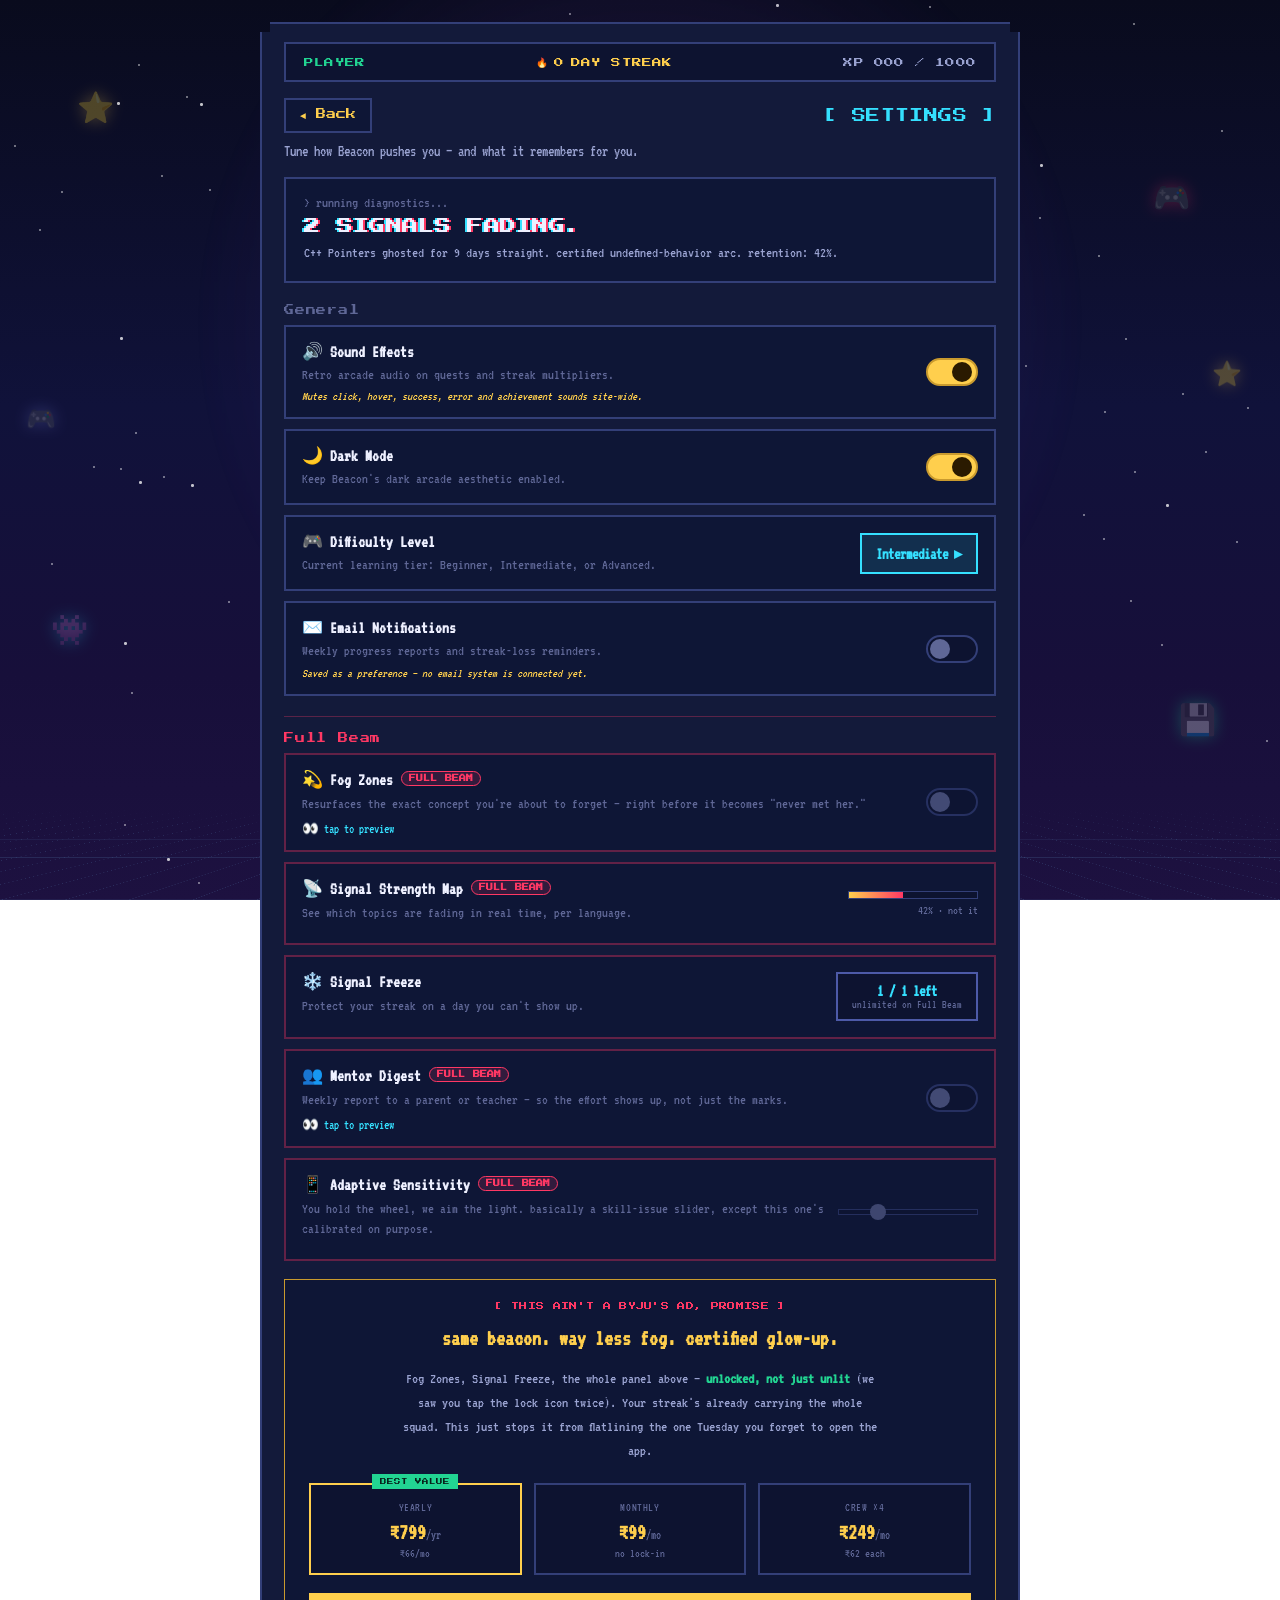
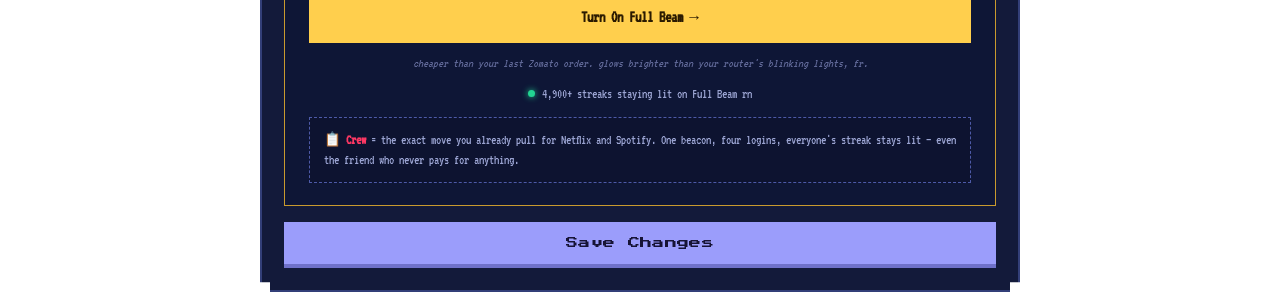
<file: Website/settings.html>
<!DOCTYPE html>
<html lang="en">
<head>
<meta charset="UTF-8" />
<meta name="viewport" content="width=device-width, initial-scale=1.0" />
<title>Beacon — Settings</title>
<link rel="preconnect" href="https://fonts.googleapis.com">
<link rel="preconnect" href="https://fonts.gstatic.com" crossorigin>
<link href="https://fonts.googleapis.com/css2?family=Press+Start+2P&family=VT323&display=swap" rel="stylesheet">
<link rel="stylesheet" href="arcade-bg.css" />
<link rel="stylesheet" href="settings.css" />
</head>
<body>
<div class="arcade-backdrop">
  <div class="stars-small"></div>
  <div class="stars-big"></div>
  <div class="horizon-glow"></div>
  <div class="grid-floor"></div>
  <span class="sprite s1">&#11088;</span>
  <span class="sprite s2">&#128126;</span>
  <span class="sprite s3">&#127918;</span>
  <span class="sprite s4">&#128190;</span>
  <span class="sprite s5">&#127918;</span>
  <span class="sprite s6">&#11088;</span>
</div>

<div class="settings-shell pixel-frame">

  <div class="hud-bar">
    <span class="player" id="hudPlayer">PLAYER 1</span>
    <span class="streak">&#128293; <span id="streakVal">0</span> DAY STREAK</span>
    <span class="xp">XP <span id="hudXp">000</span>&nbsp;/&nbsp;1000</span>
  </div>

  <div class="settings-nav">
    <a href="home.html" class="back-btn">&#9668; Back</a>
    <div class="settings-title">[ SETTINGS ]</div>
  </div>
  <div class="settings-sub">Tune how Beacon pushes you — and what it remembers for you.</div>

  <div class="diag-box">
    <div class="diag-line">&gt; running diagnostics...</div>
    <div class="diag-headline">2 SIGNALS FADING.</div>
    <div class="diag-detail">C++ Pointers ghosted for 9 days straight. certified undefined-behavior arc. retention: 42%.</div>
  </div>

  <div class="section-label">General</div>

  <div class="setting-row">
    <div class="setting-info">
      <div class="si-title">&#128266; Sound Effects</div>
      <div class="si-desc">Retro arcade audio on quests and streak multipliers.</div>
      <div class="si-note">Mutes click, hover, success, error and achievement sounds site-wide.</div>
    </div>
    <div class="toggle on" id="toggleSound"><div class="knob"></div></div>
  </div>

  <div class="setting-row">
    <div class="setting-info">
      <div class="si-title">&#127769; Dark Mode</div>
      <div class="si-desc">Keep Beacon's dark arcade aesthetic enabled.</div>
    </div>
    <div class="toggle on" id="toggleDark"><div class="knob"></div></div>
  </div>

  <div class="setting-row">
    <div class="setting-info">
      <div class="si-title">&#127918; Difficulty Level</div>
      <div class="si-desc">Current learning tier: Beginner, Intermediate, or Advanced.</div>
    </div>
    <button class="cycle-btn" id="difficultyBtn" type="button">Intermediate &#9656;</button>
  </div>

  <div class="setting-row">
    <div class="setting-info">
      <div class="si-title">&#9993;&#65039; Email Notifications</div>
      <div class="si-desc">Weekly progress reports and streak-loss reminders.</div>
      <div class="si-note">Saved as a preference — no email system is connected yet.</div>
    </div>
    <div class="toggle" id="toggleEmail"><div class="knob"></div></div>
  </div>

  <div class="section-label beam">Full Beam</div>

  <div class="beam-card">
    <div class="beam-head">
      <div class="beam-info">
        <div class="bi-title">&#128171; Fog Zones <span class="beam-pill">FULL BEAM</span></div>
        <div class="bi-desc">Resurfaces the exact concept you're about to forget — right before it becomes "never met her."</div>
        <div class="beam-preview" data-preview="fog">&#128064; tap to preview</div>
      </div>
      <div class="beam-control">
        <div class="toggle locked" data-locked="fog"><div class="knob"></div></div>
      </div>
    </div>
    <div class="beam-tooltip" id="tooltip-fog">&#128274; Full Beam feature — not available in this build yet. This toggle is a preview of what's coming.</div>
  </div>

  <div class="beam-card">
    <div class="beam-head">
      <div class="beam-info">
        <div class="bi-title">&#128225; Signal Strength Map <span class="beam-pill">FULL BEAM</span></div>
        <div class="bi-desc">See which topics are fading in real time, per language.</div>
      </div>
      <div class="beam-control">
        <div class="progress-track"><div class="progress-fill"></div></div>
        <div class="progress-label">42% · not it</div>
      </div>
    </div>
  </div>

  <div class="beam-card">
    <div class="beam-head">
      <div class="beam-info">
        <div class="bi-title">&#10052;&#65039; Signal Freeze</div>
        <div class="bi-desc">Protect your streak on a day you can't show up.</div>
      </div>
      <div class="beam-control">
        <div class="freeze-box" id="freezeBox">
          <div class="fb-count" id="freezeCount">1 / 1 left</div>
          <div class="fb-sub">unlimited on Full Beam</div>
        </div>
      </div>
    </div>
  </div>

  <div class="beam-card">
    <div class="beam-head">
      <div class="beam-info">
        <div class="bi-title">&#128101; Mentor Digest <span class="beam-pill">FULL BEAM</span></div>
        <div class="bi-desc">Weekly report to a parent or teacher — so the effort shows up, not just the marks.</div>
        <div class="beam-preview" data-preview="mentor">&#128064; tap to preview</div>
      </div>
      <div class="beam-control">
        <div class="toggle locked" data-locked="mentor"><div class="knob"></div></div>
      </div>
    </div>
    <div class="beam-tooltip" id="tooltip-mentor">&#128274; Full Beam feature — not available in this build yet. This toggle is a preview of what's coming.</div>
  </div>

  <div class="beam-card">
    <div class="beam-head">
      <div class="beam-info">
        <div class="bi-title">&#128241; Adaptive Sensitivity <span class="beam-pill">FULL BEAM</span></div>
        <div class="bi-desc">You hold the wheel, we aim the light. basically a skill-issue slider, except this one's calibrated on purpose.</div>
      </div>
      <div class="beam-control">
        <input class="slider-locked" type="range" min="0" max="100" value="25" disabled />
      </div>
    </div>
  </div>

  <div class="promo-panel">
    <div class="promo-tag">[ THIS AIN'T A BYJU'S AD, PROMISE ]</div>
    <div class="promo-headline">same beacon. way less fog. certified glow-up.</div>
    <div class="promo-body">
      Fog Zones, Signal Freeze, the whole panel above — <span class="hl-green">unlocked, not just unlit</span> (we saw you tap the lock icon twice). Your streak's already carrying the whole squad. This just stops it from flatlining the one Tuesday you forget to open the app.
    </div>

    <div class="plan-grid" id="planGrid">
      <div class="plan-card selected" data-plan="yearly">
        <span class="plan-badge">BEST VALUE</span>
        <div class="plan-label">YEARLY</div>
        <div class="plan-price">&#8377;799<span>/yr</span></div>
        <div class="plan-sub">&#8377;66/mo</div>
      </div>
      <div class="plan-card" data-plan="monthly">
        <div class="plan-label">MONTHLY</div>
        <div class="plan-price">&#8377;99<span>/mo</span></div>
        <div class="plan-sub">no lock-in</div>
      </div>
      <div class="plan-card" data-plan="crew">
        <div class="plan-label">CREW &times;4</div>
        <div class="plan-price">&#8377;249<span>/mo</span></div>
        <div class="plan-sub">&#8377;62 each</div>
      </div>
    </div>

    <button class="promo-cta" id="promoCta" type="button">Turn On Full Beam &#8594;</button>
    <div class="promo-fineprint">cheaper than your last Zomato order. glows brighter than your router's blinking lights, fr.</div>
    <div class="promo-social"><span class="dot"></span> 4,900+ streaks staying lit on Full Beam rn</div>

    <div class="crew-note">
      &#128203; <strong>Crew</strong> = the exact move you already pull for Netflix and Spotify. One beacon, four logins, everyone's streak stays lit — even the friend who never pays for anything.
    </div>

    <div class="promo-result" id="promoResult"></div>
  </div>

  <button class="save-btn" id="saveBtn" type="button">Save Changes</button>
  <div class="save-confirm" id="saveConfirm">&#10003; Settings saved.</div>

</div>

<script src="settings.js"></script>
</body>
</html>
</file>
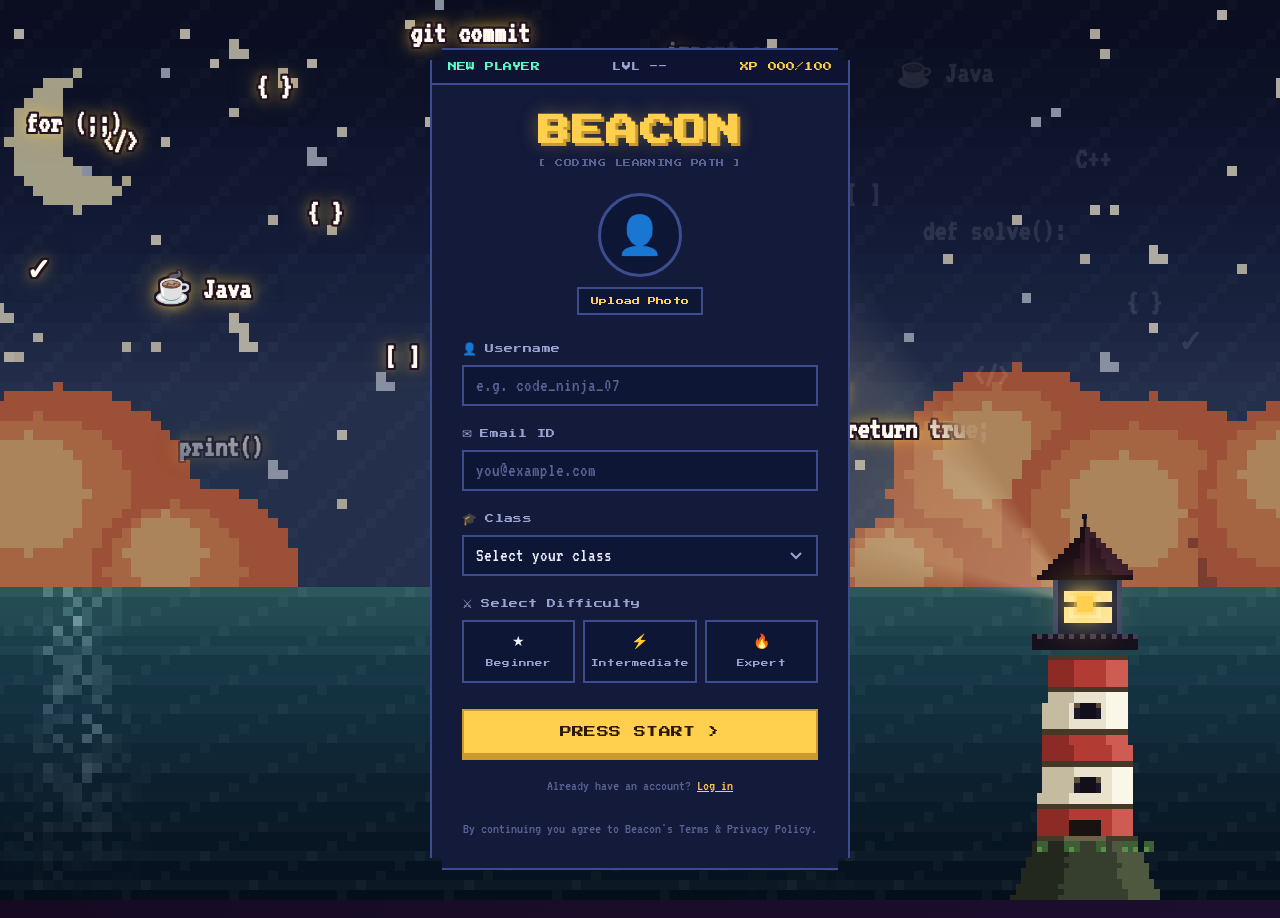
<file: Website/signup.html>
<!DOCTYPE html>
<html lang="en">
<head>
<meta charset="UTF-8" />
<meta name="viewport" content="width=device-width, initial-scale=1.0" />
<title>Beacon — Create Account</title>
<link rel="preconnect" href="https://fonts.googleapis.com">
<link rel="preconnect" href="https://fonts.gstatic.com" crossorigin>
<link href="https://fonts.googleapis.com/css2?family=Press+Start+2P&family=VT323&display=swap" rel="stylesheet">
<link rel="stylesheet" href="styles.css" />
</head>
<body>

<div class="arcade-bg">
  <div class="sky-scene"></div>

  <div class="beam-glow"></div>

  <div class="icon-layer icon-dim">
    <span style="top:14%; left:8%;">&lt;/&gt;</span>
    <span style="top:22%; left:24%;">{ }</span>
    <span style="top:10%; left:40%;">&#128013; Python</span>
    <span style="top:30%; left:12%;">&#9749; Java</span>
    <span style="top:18%; left:56%;">C++</span>
    <span style="top:38%; left:30%;">[ ]</span>
    <span style="top:26%; left:46%;">&#10003;</span>
    <span style="top:34%; left:60%;">&lt;/&gt;</span>
    <span style="top:8%; left:20%;">{ }</span>
    <span style="top:44%; left:42%;">&#128013; Python</span>
    <span style="top:6%; left:70%;">&#9749; Java</span>
    <span style="top:16%; left:84%;">C++</span>
    <span style="top:24%; left:72%;">def solve():</span>
    <span style="top:32%; left:88%;">{ }</span>
    <span style="top:40%; left:76%;">&lt;/&gt;</span>
    <span style="top:12%; left:2%;">for (;;)</span>
    <span style="top:20%; left:66%;">[ ]</span>
    <span style="top:46%; left:66%;">return true;</span>
    <span style="top:4%; left:52%;">import os</span>
    <span style="top:48%; left:14%;">print()</span>
    <span style="top:28%; left:2%;">&#10003;</span>
    <span style="top:36%; left:92%;">&#10003;</span>
    <span style="top:42%; left:56%;">while (1) {</span>
    <span style="top:2%; left:32%;">git commit</span>
  </div>

  <div class="icon-layer icon-bright">
    <span style="top:14%; left:8%;">&lt;/&gt;</span>
    <span style="top:22%; left:24%;">{ }</span>
    <span style="top:10%; left:40%;">&#128013; Python</span>
    <span style="top:30%; left:12%;">&#9749; Java</span>
    <span style="top:18%; left:56%;">C++</span>
    <span style="top:38%; left:30%;">[ ]</span>
    <span style="top:26%; left:46%;">&#10003;</span>
    <span style="top:34%; left:60%;">&lt;/&gt;</span>
    <span style="top:8%; left:20%;">{ }</span>
    <span style="top:44%; left:42%;">&#128013; Python</span>
    <span style="top:6%; left:70%;">&#9749; Java</span>
    <span style="top:16%; left:84%;">C++</span>
    <span style="top:24%; left:72%;">def solve():</span>
    <span style="top:32%; left:88%;">{ }</span>
    <span style="top:40%; left:76%;">&lt;/&gt;</span>
    <span style="top:12%; left:2%;">for (;;)</span>
    <span style="top:20%; left:66%;">[ ]</span>
    <span style="top:46%; left:66%;">return true;</span>
    <span style="top:4%; left:52%;">import os</span>
    <span style="top:48%; left:14%;">print()</span>
    <span style="top:28%; left:2%;">&#10003;</span>
    <span style="top:36%; left:92%;">&#10003;</span>
    <span style="top:42%; left:56%;">while (1) {</span>
    <span style="top:2%; left:32%;">git commit</span>
  </div>

  <div class="lighthouse">
    <div class="lh-finial"></div>
    <span class="beacon-core"></span>
  </div>
</div>

<div class="arcade-shell">
  <div class="card pixel-frame">

    <div class="hud-strip">
      <span class="player">NEW PLAYER</span>
      <span class="lvl">LVL --</span>
      <span class="xp">XP 000/100</span>
    </div>

    <div class="card-body">

      <div class="logo-row">
        <h1>BEACON</h1>
      </div>
      <div class="tagline">[ CODING LEARNING PATH ]</div>

      <div class="success-banner" id="successBanner"></div>

      <form id="signupForm" novalidate>

        <div class="field photo-field">
          <div class="photo-upload">
            <div class="photo-preview" id="photoPreview">
              <span class="photo-placeholder">&#128100;</span>
            </div>
            <div class="photo-actions">
              <label class="photo-btn" for="photoInput">Upload Photo</label>
              <input type="file" id="photoInput" accept="image/*" hidden />
              <button type="button" class="photo-remove" id="photoRemove" hidden>Remove</button>
            </div>
          </div>
        </div>

        <div class="field">
          <div class="field-label"><span class="ico">&#128100;</span> Username</div>
          <input type="text" id="username" name="username" placeholder="e.g. code_ninja_07" autocomplete="username" />
          <div class="err">Username must be at least 3 characters.</div>
        </div>

        <div class="field">
          <div class="field-label"><span class="ico">&#9993;</span> Email ID</div>
          <input type="email" id="email" name="email" placeholder="you@example.com" autocomplete="email" />
          <div class="err">Enter a valid email address.</div>
        </div>

        <div class="field">
          <div class="field-label"><span class="ico">&#127891;</span> Class</div>
          <select id="grade" name="grade">
            <option value="" disabled selected>Select your class</option>
            <option value="6">6th Grade</option>
            <option value="7">7th Grade</option>
            <option value="8">8th Grade</option>
            <option value="9">9th Grade</option>
            <option value="10">10th Grade</option>
            <option value="11">11th Grade</option>
            <option value="12">12th Grade</option>
          </select>
          <div class="err">Select your class.</div>
        </div>

        <div class="field" id="difficultyGroup">
          <div class="field-label"><span class="ico">&#9876;</span> Select Difficulty</div>
          <div class="diff-group" data-group="experience">
            <div class="diff-btn" data-value="Beginner">
              <span class="ico">&#9733;</span>
              <span class="lbl">Beginner</span>
            </div>
            <div class="diff-btn" data-value="Intermediate">
              <span class="ico">&#9889;</span>
              <span class="lbl">Intermediate</span>
            </div>
            <div class="diff-btn" data-value="Expert">
              <span class="ico">&#128293;</span>
              <span class="lbl">Expert</span>
            </div>
          </div>
          <input type="hidden" id="experience" />
          <div class="err">Select your difficulty level.</div>
        </div>

        <button type="submit" class="btn-start">PRESS START &gt;</button>
      </form>

      <p class="foot-note">Already have an account? <a href="index.html" style="color:var(--accent-yellow);">Log in</a></p>
      <p class="foot-note">By continuing you agree to Beacon's Terms &amp; Privacy Policy.</p>
    </div>
  </div>
</div>

<script src="script.js"></script>
</body>
</html>
</file>
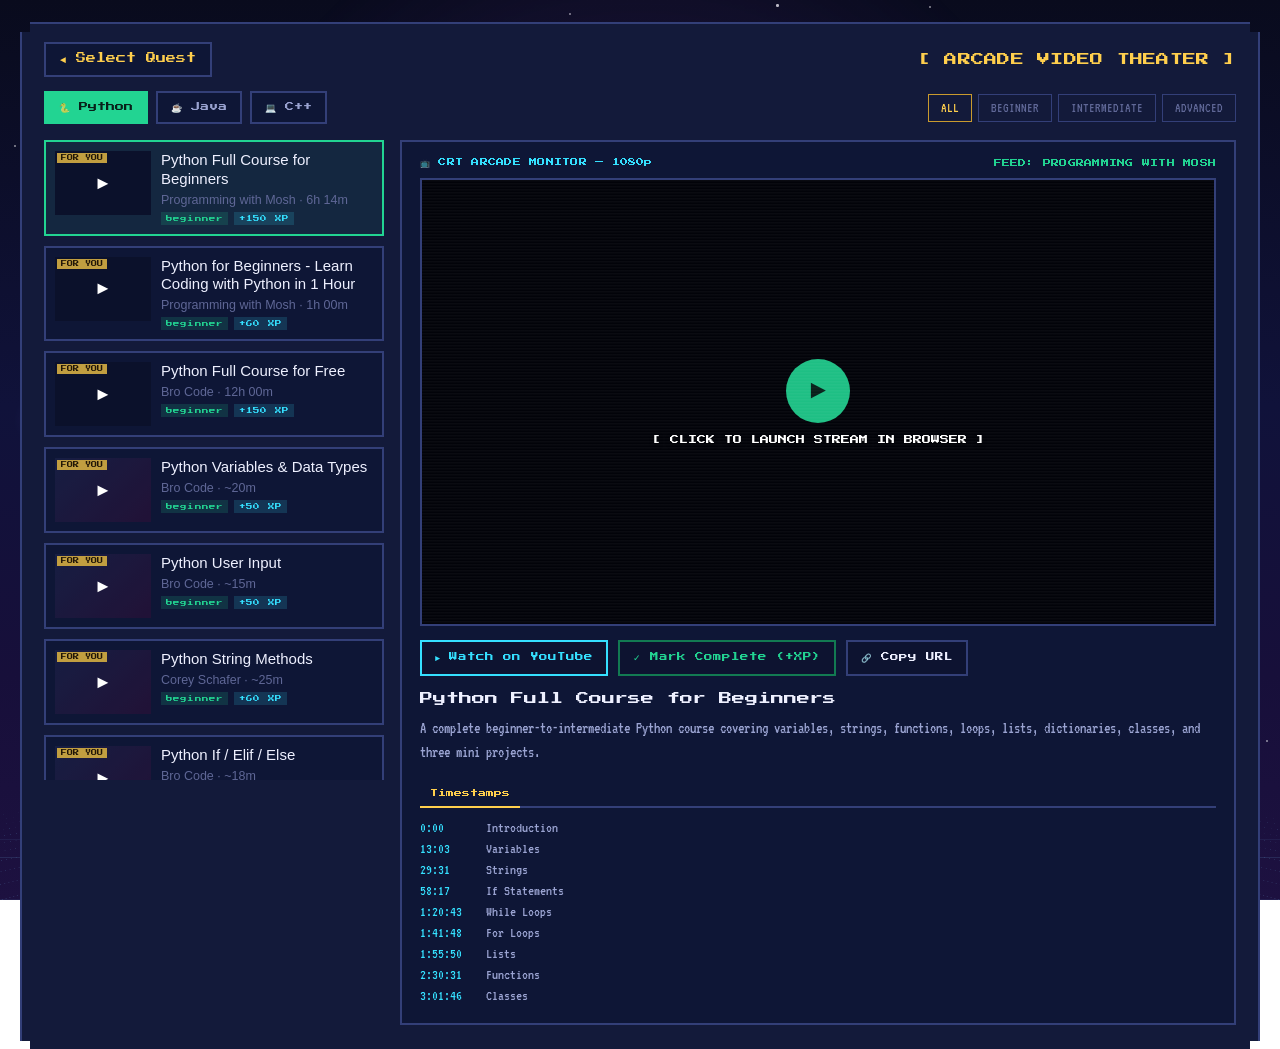
<file: Website/theater.html>
<!DOCTYPE html>
<html lang="en">
<head>
<meta charset="UTF-8" />
<meta name="viewport" content="width=device-width, initial-scale=1.0" />
<title>Beacon — Arcade Video Theater</title>
<link rel="preconnect" href="https://fonts.googleapis.com">
<link rel="preconnect" href="https://fonts.gstatic.com" crossorigin>
<link href="https://fonts.googleapis.com/css2?family=Press+Start+2P&family=VT323&display=swap" rel="stylesheet">
<link rel="stylesheet" href="arcade-bg.css" />
<link rel="stylesheet" href="theater.css" />
</head>
<body>
<div class="arcade-backdrop">
  <div class="stars-small"></div>
  <div class="stars-big"></div>
  <div class="horizon-glow"></div>
  <div class="grid-floor"></div>
  <span class="sprite s1">&#11088;</span>
  <span class="sprite s2">&#128126;</span>
  <span class="sprite s3">&#127918;</span>
  <span class="sprite s4">&#128190;</span>
  <span class="sprite s5">&#127918;</span>
  <span class="sprite s6">&#11088;</span>
</div>

<div class="theater-shell pixel-frame">

  <div class="top-row">
    <a href="home.html" class="back-btn">&#9668; Select Quest</a>
    <div class="theater-title">[ ARCADE VIDEO THEATER ]</div>
  </div>

  <div class="filter-row">
    <div class="lang-tabs" id="langTabs"></div>
    <div class="diff-tabs" id="diffTabs"></div>
  </div>

  <div class="theater-layout">

    <div class="video-list" id="videoList"></div>

    <div class="monitor-panel">
      <div class="monitor-head">
        <span>&#128250; CRT ARCADE MONITOR — 1080p</span>
        <span class="feed">FEED: <span id="feedName">—</span></span>
      </div>

      <div class="screen" id="screen">
        <div class="screen-overlay" id="screenOverlay">
          <div class="big-play">&#9658;</div>
          <div class="launch-text">[ CLICK TO LAUNCH STREAM IN BROWSER ]</div>
        </div>
        <div class="screen-scanlines"></div>
      </div>

      <div class="action-row">
        <a class="action-btn watch" id="watchBtn" href="#" target="_blank" rel="noopener">&#9658; Watch on YouTube</a>
        <button class="action-btn complete" id="completeBtn" type="button">&#10003; Mark Complete (+XP)</button>
        <button class="action-btn" id="copyBtn" type="button">&#128279; Copy URL</button>
      </div>

      <div class="detail-title" id="detailTitle"></div>
      <div class="detail-desc" id="detailDesc"></div>

      <div class="detail-tabs">
        <button class="detail-tab active" data-tab="timestamps">Timestamps</button>
      </div>
      <div class="timestamp-list" id="timestampList"></div>

      <div class="fallback-note" id="fallbackNote" hidden>
        This video's exact link couldn't be verified, so this card opens a YouTube search for it instead of playing inline — safer than guessing a video ID that might be wrong.
      </div>
    </div>

  </div>
</div>

<script src="theater-data.js"></script>
<script src="theater.js"></script>
</body>
</html>
</file>
<file: Website/styles.css>
/* ============================================
   BEACON — retro arcade sign-up page
   ============================================ */

:root{
  --bg-deep:#1c0f2e;
  --bg-deep-2:#2c1240;
  --bg-deep-3:#150a22;
  --card-navy:#131a3a;
  --hud-navy:#0d1330;
  --border-blue:#3d4c8f;
  --border-blue-lt:#5568c4;
  --field-navy:#0e1636;
  --accent-yellow:#ffcf4d;
  --accent-yellow-dk:#c99a2e;
  --accent-green:#5ffbc4;
  --accent-pink:#ff3864;
  --accent-pink-dk:#9c1638;
  --ink:#eef0ff;
  --ink-dim:#9aa3d1;
  --ink-faint:#5b6394;
  --danger:#ff5c7a;
  --font-pixel:'Press Start 2P', monospace;
  --font-mono:'VT323', monospace;
}

*{ box-sizing:border-box; margin:0; padding:0; }
html,body{ height:100%; }

body{
  font-family:var(--font-mono);
  color:var(--ink);
  min-height:100vh;
  position:relative;
  overflow-x:hidden;
  background:
    linear-gradient(150deg, var(--bg-deep-3) 0%, var(--bg-deep) 45%, var(--bg-deep-2) 100%);
}

/* ---------- decorative backdrop: night lighthouse scene ---------- */

@property --beam-rotate{
  syntax:'<angle>';
  inherits:true;
  initial-value:270deg;
}

:root{
  animation:beaconSweep 9s ease-in-out infinite alternate;
}

@keyframes beaconSweep{
  0%   { --beam-rotate:248deg; }
  50%  { --beam-rotate:272deg; }
  100% { --beam-rotate:296deg; }
}

.arcade-bg{
  position:fixed;
  inset:0;
  overflow:hidden;
  z-index:0;
  pointer-events:none;
  background:#0a0e22;
}

.sky-scene{
  position:absolute;
  inset:0;
  background-image:url('assets/sky-pixel-bg.png');
  background-size:cover;
  background-position:center 60%;
  image-rendering:pixelated;
  image-rendering:-moz-crisp-edges;
  image-rendering:crisp-edges;
  filter:brightness(0.68) saturate(1.05);
}

/* beam + mask, pivoted at the lighthouse lamp, sweeping by rotation */
.beam-glow{
  position:absolute;
  inset:0;
  background:radial-gradient(ellipse 900px 900px at calc(100% - 9% - 80px) calc(100% - 296px),
    rgba(255,232,170,0.30) 0%,
    rgba(255,232,170,0.13) 30%,
    rgba(255,232,170,0.04) 55%,
    transparent 72%);
  -webkit-mask-image:conic-gradient(from var(--beam-rotate) at calc(100% - 9% - 80px) calc(100% - 296px),
    transparent 0deg, transparent 6deg,
    #fff 16deg, #fff 46deg,
    transparent 56deg, transparent 360deg);
  mask-image:conic-gradient(from var(--beam-rotate) at calc(100% - 9% - 80px) calc(100% - 296px),
    transparent 0deg, transparent 6deg,
    #fff 16deg, #fff 46deg,
    transparent 56deg, transparent 360deg);
  mix-blend-mode:screen;
}

/* floating language / code glyphs, revealed only inside the beam */
.icon-layer{ position:absolute; inset:0; }
.icon-layer span{
  position:absolute;
  font-family:var(--font-mono);
  font-size:30px;
  font-weight:700;
  white-space:nowrap;
  display:flex;
  align-items:center;
  gap:7px;
}
.icon-dim span{ color:rgba(255,255,255,0.10); }

.icon-bright span{
  color:#fffaf0;
  text-shadow:
    -2px 0 0 #241220, 2px 0 0 #241220,
    0 -2px 0 #241220, 0 2px 0 #241220,
    -2px -2px 0 #241220, 2px -2px 0 #241220,
    -2px 2px 0 #241220, 2px 2px 0 #241220,
    0 0 14px rgba(255,207,77,0.95),
    0 0 30px rgba(255,207,77,0.6);
}
.icon-bright{
  -webkit-mask-image:conic-gradient(from var(--beam-rotate) at calc(100% - 9% - 80px) calc(100% - 296px),
    transparent 0deg, transparent 6deg,
    #fff 16deg, #fff 46deg,
    transparent 56deg, transparent 360deg);
  mask-image:conic-gradient(from var(--beam-rotate) at calc(100% - 9% - 80px) calc(100% - 296px),
    transparent 0deg, transparent 6deg,
    #fff 16deg, #fff 46deg,
    transparent 56deg, transparent 360deg);
}

/* the lighthouse itself — detailed pixel-art raster, hard-edged scaling */
.lighthouse{
  position:absolute;
  right:9%;
  bottom:0;
  width:160px;
  height:373px;
  background-image:url('assets/lighthouse-pixel.png');
  background-size:100% 100%;
  background-repeat:no-repeat;
  image-rendering:pixelated;
  image-rendering:-moz-crisp-edges;
  image-rendering:crisp-edges;
}
.lh-finial{
  position:absolute;
  top:-9px; left:50%;
  transform:translateX(-50%);
  width:3px; height:10px;
  background:#1a0e18;
}
.lh-finial::before{
  content:"";
  position:absolute;
  top:-4px; left:50%;
  transform:translateX(-50%);
  width:5px; height:5px;
  background:#1a0e18;
}

.beacon-core{
  position:absolute;
  left:50%; top:20.7%;
  transform:translate(-50%,-50%);
  width:16px; height:16px;
  background:var(--accent-yellow);
  box-shadow:
    0 0 0 3px rgba(255,207,77,0.35),
    0 0 14px 6px rgba(255,207,77,0.6),
    0 0 34px 16px rgba(255,207,77,0.3);
  animation:beaconPulse 1.6s ease-in-out infinite;
}

@keyframes beaconPulse{
  0%,100%{ opacity:1; transform:scale(1); }
  50%{ opacity:0.8; transform:scale(0.88); }
}

@media (prefers-reduced-motion: reduce){
  :root{ animation:none; --beam-rotate:272deg; }
  .beacon-core{ animation:none; }
}

@media (max-width:900px){
  .lighthouse{ right:4%; width:110px; transform:scale(0.8); transform-origin:bottom right; }
}

/* ---------- layout ---------- */

.arcade-shell{
  position:relative;
  z-index:1;
  min-height:100vh;
  display:flex;
  align-items:center;
  justify-content:center;
  padding:48px 20px;
}

/* pixel-cut frame, used on card + buttons */
.pixel-frame{
  clip-path:polygon(
    0 12px, 12px 12px, 12px 0,
    calc(100% - 12px) 0, calc(100% - 12px) 12px, 100% 12px,
    100% calc(100% - 12px), calc(100% - 12px) calc(100% - 12px), calc(100% - 12px) 100%,
    12px 100%, 12px calc(100% - 12px), 0 calc(100% - 12px)
  );
}

/* ---------- card ---------- */

.card{
  width:100%;
  max-width:420px;
  background:var(--card-navy);
  border:2px solid var(--border-blue);
  box-shadow:0 24px 60px -20px rgba(0,0,0,0.7);
}

.hud-strip{
  display:flex;
  align-items:center;
  justify-content:space-between;
  background:var(--hud-navy);
  border-bottom:2px solid var(--border-blue);
  padding:12px 16px;
  font-family:var(--font-pixel);
  font-size:9px;
  letter-spacing:0.02em;
}
.hud-strip .player{ color:var(--accent-green); }
.hud-strip .lvl{ color:var(--ink-dim); }
.hud-strip .xp{ color:var(--accent-yellow); }

.card-body{ padding:30px 30px 28px; }

.logo-row{
  text-align:center;
  margin-bottom:4px;
}
.logo-row h1{
  font-family:var(--font-pixel);
  font-size:32px;
  letter-spacing:2px;
  color:var(--accent-yellow);
  text-shadow:3px 3px 0 var(--accent-yellow-dk), 0 0 18px rgba(255,207,77,0.35);
  line-height:1;
}
.tagline{
  text-align:center;
  font-family:var(--font-pixel);
  font-size:8px;
  color:var(--ink-faint);
  letter-spacing:0.06em;
  margin-top:12px;
  margin-bottom:26px;
}

/* ---------- fields ---------- */

.field{ margin-bottom:20px; }

.photo-field{
  display:flex;
  justify-content:center;
  margin-bottom:26px;
}
.photo-upload{
  display:flex;
  flex-direction:column;
  align-items:center;
  gap:10px;
}
.photo-preview{
  width:84px; height:84px;
  border-radius:50%;
  border:3px solid var(--border-blue);
  background:var(--field-navy);
  display:flex;
  align-items:center;
  justify-content:center;
  overflow:hidden;
}
.photo-preview img{
  width:100%; height:100%;
  object-fit:cover;
}
.photo-placeholder{
  font-size:38px;
  color:var(--ink-faint);
}
.photo-actions{
  display:flex;
  align-items:center;
  gap:10px;
}
.photo-btn{
  font-family:var(--font-pixel);
  font-size:8px;
  color:var(--accent-yellow);
  background:var(--field-navy);
  border:2px solid var(--border-blue);
  padding:8px 12px;
  cursor:pointer;
  letter-spacing:0.02em;
}
.photo-btn:hover{ border-color:var(--accent-yellow); }
.photo-remove{
  font-family:var(--font-pixel);
  font-size:8px;
  color:var(--danger);
  background:none;
  border:2px solid transparent;
  padding:8px 6px;
  cursor:pointer;
}
.photo-remove:hover{ text-decoration:underline; }

.field-label{
  display:flex;
  align-items:center;
  gap:8px;
  font-family:var(--font-pixel);
  font-size:9px;
  color:var(--ink-dim);
  letter-spacing:0.04em;
  margin-bottom:9px;
}
.field-label .ico{ font-size:12px; }

.field input[type="text"],
.field input[type="email"],
.field select{
  width:100%;
  background:var(--field-navy);
  border:2px solid var(--border-blue);
  color:var(--ink);
  font-family:var(--font-mono);
  font-size:19px;
  padding:9px 12px;
  outline:none;
}
.field input::placeholder{ color:var(--ink-faint); font-family:var(--font-mono); }
.field input:focus,
.field select:focus{
  border-color:var(--accent-yellow);
}

.field select{
  appearance:none;
  -webkit-appearance:none;
  background-image:url("data:image/svg+xml;utf8,<svg xmlns='http://www.w3.org/2000/svg' width='12' height='8' viewBox='0 0 12 8'><path d='M1 1l5 5 5-5' stroke='%239aa3d1' stroke-width='2' fill='none'/></svg>");
  background-repeat:no-repeat;
  background-position:right 14px center;
  cursor:pointer;
}
.field select option{ background:var(--field-navy); color:var(--ink); font-family:var(--font-mono); }

.err{
  font-family:var(--font-mono);
  font-size:15px;
  color:var(--danger);
  margin-top:6px;
  display:none;
}
.field.invalid input,
.field.invalid select{ border-color:var(--danger); }
.field.invalid .err{ display:block; }

/* ---------- difficulty buttons ---------- */

.diff-group{
  display:flex;
  gap:8px;
}
.diff-btn{
  flex:1;
  text-align:center;
  padding:11px 4px;
  background:var(--field-navy);
  border:2px solid var(--border-blue);
  cursor:pointer;
  user-select:none;
}
.diff-btn .ico{ font-size:14px; display:block; margin-bottom:5px; }
.diff-btn .lbl{
  font-family:var(--font-pixel);
  font-size:7.5px;
  color:var(--ink-dim);
  letter-spacing:0.02em;
}
.diff-btn:hover{ border-color:var(--border-blue-lt); }
.diff-btn.active{
  background:var(--accent-pink);
  border-color:var(--accent-pink);
  box-shadow:0 0 0 2px var(--accent-pink-dk);
}
.diff-btn.active .lbl{ color:#2a0410; }

#difficultyGroup.invalid .diff-btn{ border-color:var(--danger); }
#difficultyGroup .err{ margin-top:10px; }

/* ---------- CTA ---------- */

.btn-start{
  width:100%;
  margin-top:6px;
  padding:15px 0;
  background:var(--accent-yellow);
  border:2px solid var(--accent-yellow-dk);
  color:#2a1a00;
  font-family:var(--font-pixel);
  font-size:12px;
  letter-spacing:0.03em;
  cursor:pointer;
  box-shadow:0 5px 0 var(--accent-yellow-dk);
  transition:transform .08s ease, box-shadow .08s ease;
}
.btn-start:hover{ filter:brightness(1.05); }
.btn-start:active{
  transform:translateY(4px);
  box-shadow:0 1px 0 var(--accent-yellow-dk);
}

.foot-note{
  text-align:center;
  font-family:var(--font-mono);
  font-size:15px;
  color:var(--ink-faint);
  margin-top:20px;
  line-height:1.5;
}

.success-banner{
  display:none;
  align-items:center;
  gap:8px;
  background:rgba(95,251,196,0.10);
  border:2px solid var(--accent-green);
  color:var(--accent-green);
  font-family:var(--font-mono);
  font-size:16px;
  padding:10px 12px;
  margin-bottom:18px;
}
.success-banner.show{ display:flex; }

@media (max-width:480px){
  .logo-row h1{ font-size:26px; }
  .card-body{ padding:24px 18px 22px; }
}
</file>
<file: Website/login.css>
/* ============================================
   BEACON — login page card
   (background reused from styles.css / index.html)
   ============================================ */

:root{
  --login-navy:#131a3a;
  --login-navy-2:#0e1430;
  --login-border:rgba(255,255,255,0.08);
  --login-ink:#f3f4fa;
  --login-ink-dim:#a8adc9;
  --login-ink-faint:#6b7196;
  --login-yellow:#ffcf4d;
  --login-pink:#ff6b7f;
  --login-pink-dk:#e14f66;
  --login-blue:#6c9bff;
  --font-pixel:'Press Start 2P', monospace;
  --font-glitch:'Archivo Black', sans-serif;
  --font-ui:'Inter', system-ui, sans-serif;
}

.login-shell{
  position:relative;
  z-index:1;
  min-height:100vh;
  display:flex;
  align-items:center;
  justify-content:center;
  padding:32px 20px;
}

.login-card{
  width:100%;
  max-width:685px;
  background:var(--login-navy);
  border:1px solid var(--login-border);
  box-shadow:0 40px 90px -30px rgba(0,0,0,0.75);
  overflow:hidden;
}

/* ---------- top HUD bar ---------- */

.login-hud{
  display:flex;
  align-items:center;
  justify-content:space-between;
  gap:16px;
  padding:16px 24px;
  background:var(--login-navy-2);
  border-bottom:1px solid var(--login-border);
  font-family:var(--font-ui);
  font-size:13px;
  color:var(--login-ink-faint);
  letter-spacing:0.03em;
  flex-wrap:wrap;
}
.login-hud .hud-left strong{ color:var(--login-yellow); font-weight:700; }
.login-hud .hud-right{
  display:flex;
  align-items:center;
  gap:10px;
}
.xp-bar-track{
  width:140px;
  height:6px;
  background:rgba(255,255,255,0.08);
  border-radius:4px;
  overflow:hidden;
}
.xp-bar-fill{
  height:100%;
  background:linear-gradient(90deg, var(--login-yellow), #ffa94d);
  width:0%;
  transition:width .6s ease;
}

/* ---------- hero section ---------- */

.login-hero{
  text-align:center;
  padding:38px 32px 6px;
}

.login-logo{
  font-family:var(--font-pixel);
  font-size:38px;
  color:var(--login-yellow);
  text-shadow:3px 3px 0 #a97a1f;
  line-height:1;
  margin-bottom:10px;
}
.login-tagline{
  font-family:var(--font-pixel);
  font-size:9px;
  color:var(--login-ink-faint);
  letter-spacing:0.08em;
  margin-bottom:28px;
}

.terminal-line{
  font-family:'JetBrains Mono', monospace;
  font-size:15px;
  color:var(--login-ink-faint);
  margin-bottom:14px;
}
.terminal-line .caret{ color:var(--login-yellow); }

.glitch-line{
  font-family:var(--font-glitch);
  font-size:30px;
  color:var(--login-ink);
  line-height:1.25;
  text-shadow:2px 0 0 rgba(255,56,100,0.55), -2px 0 0 rgba(53,224,255,0.5);
  letter-spacing:0.01em;
}
.glitch-line .cursor-block{
  display:inline-block;
  width:14px; height:26px;
  background:var(--login-pink);
  margin-left:4px;
  vertical-align:middle;
  animation:cursorBlink 1s steps(1) infinite;
}
@keyframes cursorBlink{
  0%, 49%{ opacity:1; }
  50%, 100%{ opacity:0; }
}

.login-quote{
  margin:26px auto 0;
  max-width:460px;
  font-family:var(--font-ui);
  font-size:15px;
  font-style:italic;
  color:var(--login-ink-dim);
  line-height:1.5;
}
.login-quote .quote-attr{
  display:block;
  margin-top:4px;
  font-style:normal;
  color:var(--login-ink-faint);
  font-size:13.5px;
}

/* ---------- difficulty pill selector ---------- */

.pill-group{
  display:flex;
  gap:6px;
  background:rgba(255,255,255,0.04);
  border:1px solid var(--login-border);
  border-radius:999px;
  padding:6px;
  margin:32px 32px 0;
}
.pill{
  flex:1;
  text-align:center;
  padding:11px 0;
  border-radius:999px;
  font-family:var(--font-ui);
  font-size:15px;
  font-weight:600;
  color:var(--login-ink-dim);
  cursor:pointer;
  transition:background .15s ease, color .15s ease;
  user-select:none;
}
.pill:hover{ color:var(--login-ink); }
.pill.active{
  background:var(--login-yellow);
  color:#2a1a00;
}

/* ---------- login form section ---------- */

.login-form-section{
  padding:32px 32px 36px;
}
.login-form-section h2{
  font-family:var(--font-ui);
  font-size:26px;
  font-weight:800;
  color:var(--login-ink);
  margin-bottom:6px;
}
.login-form-section .form-sub{
  font-family:var(--font-ui);
  font-size:15px;
  color:var(--login-ink-dim);
  margin-bottom:22px;
}

.field-label{
  font-family:var(--font-ui);
  font-size:12px;
  font-weight:600;
  letter-spacing:0.06em;
  color:var(--login-ink-faint);
  margin-bottom:8px;
}
.username-input{
  width:100%;
  background:rgba(255,255,255,0.04);
  border:1px solid var(--login-border);
  border-radius:10px;
  color:var(--login-ink);
  font-family:var(--font-ui);
  font-size:16px;
  padding:14px 16px;
  outline:none;
  margin-bottom:8px;
}
.username-input::placeholder{ color:var(--login-ink-faint); }
.username-input:focus{ border-color:var(--login-blue); }

.field-error{
  font-family:var(--font-ui);
  font-size:13.5px;
  color:var(--login-pink);
  margin-bottom:8px;
  display:none;
}
.field-error.show{ display:block; }

.signup-row{
  font-family:var(--font-ui);
  font-size:14.5px;
  color:var(--login-ink-dim);
  margin-bottom:22px;
}
.signup-row a{
  color:var(--login-blue);
  text-decoration:none;
  font-weight:600;
}
.signup-row a:hover{ text-decoration:underline; }

.login-submit{
  width:100%;
  padding:16px 0;
  background:var(--login-pink);
  color:#2a0a10;
  border:none;
  border-radius:10px;
  font-family:var(--font-ui);
  font-size:17px;
  font-weight:700;
  cursor:pointer;
  transition:filter .12s ease, transform .08s ease;
}
.login-submit:hover{ filter:brightness(1.06); }
.login-submit:active{ transform:translateY(2px); }

@media (max-width:560px){
  .login-hero{ padding:30px 20px 4px; }
  .login-logo{ font-size:30px; }
  .glitch-line{ font-size:22px; }
  .pill-group{ margin:26px 20px 0; }
  .login-form-section{ padding:26px 20px 30px; }
}
</file>
<file: Website/arcade-bg.css>
/* ============================================
   BEACON — shared retro-arcade interactive background
   Used behind every inner page (home, profile, theater, course-*).
   ============================================ */

.arcade-backdrop {
  position: fixed;
  inset: 0;
  z-index: 0;
  overflow: hidden;
  pointer-events: none;
  background: linear-gradient(180deg, #090b1d 0%, #10123a 45%, #170f3a 75%, #1d1140 100%);
}

/* ---------- starfield (two depths for parallax) ---------- */

.arcade-backdrop .stars-small,
.arcade-backdrop .stars-big {
  position: absolute;
  top: 0; left: 0;
  width: 2px; height: 2px;
  border-radius: 50%;
  background: transparent;
}
.arcade-backdrop .stars-small {
  box-shadow: 1309px 228px #fff, 51px 563px #fff, 501px 457px #fff, 285px 209px #fff, 1385px 1116px #fff, 178px 1209px #fff, 864px 65px #fff, 61px 191px #fff, 447px 476px #fff, 1034px 1232px #fff, 54px 1149px #fff, 407px 1116px #fff, 859px 451px #fff, 919px 1206px #fff, 569px 13px #fff, 1554px 326px #fff, 1429px 865px #fff, 696px 569px #fff, 318px 440px #fff, 1563px 689px #fff, 209px 189px #fff, 778px 198px #fff, 735px 704px #fff, 1236px 541px #fff, 1652px 88px #fff, 1494px 940px #fff, 1098px 255px #fff, 775px 161px #fff, 1130px 600px #fff, 1698px 1287px #fff, 1266px 740px #fff, 1182px 393px #fff, 1442px 142px #fff, 93px 466px #fff, 1583px 592px #fff, 163px 476px #fff, 1774px 206px #fff, 778px 569px #fff, 928px 747px #fff, 333px 758px #fff, 727px 429px #fff, 1372px 546px #fff, 1437px 146px #fff, 1247px 1300px #fff, 350px 1093px #fff, 1493px 501px #fff, 334px 946px #fff, 777px 552px #fff, 1310px 1140px #fff, 449px 664px #fff, 1726px 114px #fff, 469px 65px #fff, 1648px 646px #fff, 821px 548px #fff, 135px 432px #fff, 1161px 644px #fff, 435px 1022px #fff, 810px 939px #fff, 292px 542px #fff, 285px 505px #fff, 1525px 1149px #fff, 1103px 538px #fff, 1529px 1197px #fff, 877px 1195px #fff, 817px 741px #fff, 449px 283px #fff, 1043px 1010px #fff, 186px 96px #fff, 1763px 224px #fff, 313px 1285px #fff, 327px 864px #fff, 1221px 130px #fff, 788px 781px #fff, 1220px 958px #fff, 1083px 514px #fff, 1133px 23px #fff, 1393px 234px #fff, 1396px 1099px #fff, 1537px 546px #fff, 1574px 696px #fff, 228px 601px #fff, 890px 323px #fff, 929px 6px #fff, 1478px 539px #fff, 1025px 365px #fff, 1039px 217px #fff, 1782px 1280px #fff, 611px 1039px #fff, 1247px 407px #fff, 313px 765px #fff, 1561px 330px #fff, 1104px 1086px #fff, 1px 1226px #fff, 663px 1000px #fff, 39px 229px #fff, 743px 629px #fff, 490px 118px #fff, 493px 1161px #fff, 161px 175px #fff, 1498px 995px #fff, 1671px 141px #fff, 1557px 1090px #fff, 1568px 257px #fff, 262px 973px #fff, 1125px 338px #fff, 542px 1080px #fff, 1786px 1242px #fff, 866px 433px #fff, 1104px 411px #fff, 1460px 638px #fff, 817px 764px #fff, 897px 1059px #fff, 924px 247px #fff, 507px 460px #fff, 131px 692px #fff, 43px 1204px #fff, 1134px 471px #fff, 1205px 451px #fff, 14px 145px #fff, 1449px 1292px #fff, 120px 468px #fff, 138px 64px #fff, 1760px 676px #fff, 145px 1052px #fff, 487px 570px #fff, 1370px 994px #fff, 438px 1104px #fff, 270px 1169px #fff, 1180px 968px #fff, 497px 968px #fff, 1653px 833px #fff, 389px 193px #fff, 198px 882px #fff, 725px 867px #fff, 841px 956px #fff, 1769px 110px #fff, 1379px 201px #fff, 124px 824px #fff, 1491px 694px #fff, 1639px 223px #fff;
  animation: starDriftSmall 90s linear infinite, starTwinkle 5s ease-in-out infinite alternate;
  opacity: 0.55;
}
.arcade-backdrop .stars-big {
  width: 2.5px; height: 2.5px;
  box-shadow: 509px 392px #fff, 389px 1098px #fff, 918px 287px #fff, 864px 375px #fff, 570px 947px #fff, 511px 154px #fff, 907px 1127px #fff, 200px 103px #fff, 1335px 1107px #fff, 1712px 30px #fff, 191px 484px #fff, 340px 832px #fff, 994px 985px #fff, 437px 821px #fff, 120px 337px #fff, 776px 4px #fff, 799px 543px #fff, 1605px 931px #fff, 584px 866px #fff, 1426px 1138px #fff, 1355px 996px #fff, 317px 388px #fff, 607px 445px #fff, 119px 1186px #fff, 1506px 1110px #fff, 124px 642px #fff, 117px 102px #fff, 1196px 976px #fff, 1029px 1087px #fff, 322px 116px #fff, 1040px 164px #fff, 1743px 380px #fff, 140px 1218px #fff, 139px 481px #fff, 826px 245px #fff, 1166px 504px #fff, 1185px 1217px #fff, 81px 1268px #fff, 167px 858px #fff, 1346px 1195px #fff, 1157px 1070px #fff, 647px 534px #fff, 418px 643px #fff, 488px 543px #fff, 810px 268px #fff;
  animation: starDriftBig 140s linear infinite, starTwinkle 4s ease-in-out infinite alternate-reverse;
  opacity: 0.75;
}
@keyframes starDriftSmall {
  from { transform: translate(0, 0); }
  to   { transform: translate(-300px, 200px); }
}
@keyframes starDriftBig {
  from { transform: translate(0, 0); }
  to   { transform: translate(200px, -260px); }
}
@keyframes starTwinkle {
  from { opacity: 0.35; }
  to   { opacity: 0.9; }
}

/* ---------- synthwave horizon glow ---------- */

.arcade-backdrop .horizon-glow {
  position: absolute;
  left: 50%; bottom: 14%;
  width: 900px; height: 900px;
  transform: translateX(-50%);
  background: radial-gradient(circle, rgba(255,61,128,0.20) 0%, rgba(120,60,200,0.12) 35%, transparent 70%);
  filter: blur(2px);
}

/* ---------- scrolling grid floor ---------- */

.arcade-backdrop .grid-floor {
  position: absolute;
  left: -50%;
  right: -50%;
  bottom: 0;
  height: 46%;
  background-image:
    repeating-linear-gradient(90deg, rgba(120,200,255,0.16) 0px, rgba(120,200,255,0.16) 1px, transparent 1px, transparent 64px),
    repeating-linear-gradient(0deg, rgba(120,200,255,0.16) 0px, rgba(120,200,255,0.16) 1px, transparent 1px, transparent 40px);
  transform: perspective(320px) rotateX(62deg);
  transform-origin: bottom;
  -webkit-mask-image: linear-gradient(180deg, transparent 0%, rgba(0,0,0,0.9) 35%, #000 100%);
  mask-image: linear-gradient(180deg, transparent 0%, rgba(0,0,0,0.9) 35%, #000 100%);
  animation: gridScroll 6s linear infinite;
}
@keyframes gridScroll {
  from { background-position: 0 0, 0 0; }
  to   { background-position: 0 40px, 0 40px; }
}

/* ---------- drifting pixel sprites ---------- */

.arcade-backdrop .sprite {
  position: absolute;
  font-size: 30px;
  filter: drop-shadow(0 0 8px currentColor);
  opacity: 0.28;
  animation: spriteFloat 11s ease-in-out infinite;
}
.sprite.s1 { top: 10%;  left: 6%;   color: #ffcf4d; animation-duration: 12s; }
.sprite.s2 { top: 68%;  left: 4%;   color: #35e0ff; animation-duration: 9s;  animation-delay: -2s; }
.sprite.s3 { top: 20%;  right: 7%;  color: #ff3864; animation-duration: 13s; animation-delay: -4s; }
.sprite.s4 { top: 78%;  right: 5%;  color: #22d492; animation-duration: 10s; animation-delay: -1s; }
.sprite.s5 { top: 45%;  left: 2%;   color: #7c86e0; animation-duration: 14s; animation-delay: -6s; font-size:24px; }
.sprite.s6 { top: 40%;  right: 3%;  color: #ffcf4d; animation-duration: 11s; animation-delay: -3s; font-size:24px; }

@keyframes spriteFloat {
  0%, 100% { transform: translate(0, 0) rotate(0deg); }
  50%      { transform: translate(10px, -18px) rotate(8deg); }
}

@media (prefers-reduced-motion: reduce) {
  .arcade-backdrop * { animation: none !important; }
}

@media (max-width: 700px) {
  .arcade-backdrop .sprite { font-size: 22px; opacity: 0.2; }
  .arcade-backdrop .horizon-glow { width: 600px; height: 600px; }
}
</file>
<file: Website/course.css>
/* ============================================
   BEACON — quest / lesson screen (shared)
   ============================================ */

:root{
  --bg-deep:#0d1024;
  --bg-deep-2:#151936;
  --panel-navy:#131a3a;
  --hud-navy:#0d1330;
  --field-navy:#0e1636;
  --term-bg:#0a0e22;
  --border-blue:#333f78;
  --border-blue-lt:#4d5aa8;
  --accent-yellow:#ffcf4d;
  --accent-yellow-dk:#c99a2e;
  --accent-green:#22d492;
  --accent-green-dk:#127a52;
  --accent-red:#ff5c7a;
  --ink:#eef0ff;
  --ink-dim:#9aa3d1;
  --ink-faint:#5f6796;
  --font-pixel:'Press Start 2P', monospace;
  --font-mono:'VT323', monospace;
  --font-code:'JetBrains Mono', 'Courier New', monospace;
}

*{ box-sizing:border-box; margin:0; padding:0; }
html,body{ height:100%; }

body{
  font-family:var(--font-mono);
  color:var(--ink);
  min-height:100vh;
  background:transparent;
  padding:24px 20px 40px;
  position:relative;
}

.pixel-frame{
  clip-path:polygon(
    0 10px, 10px 10px, 10px 0,
    calc(100% - 10px) 0, calc(100% - 10px) 10px, 100% 10px,
    100% calc(100% - 10px), calc(100% - 10px) calc(100% - 10px), calc(100% - 10px) 100%,
    10px 100%, 10px calc(100% - 10px), 0 calc(100% - 10px)
  );
}

.quest-shell{
  position:relative;
  z-index:1;
  max-width:1200px;
  margin:0 auto;
  background:var(--panel-navy);
  border:2px solid var(--border-blue);
  box-shadow:0 30px 70px -30px rgba(0,0,0,0.7);
  padding:20px 24px 28px;
}

/* ---------- HUD bar ---------- */

.hud-bar{
  display:flex;
  align-items:center;
  justify-content:space-between;
  background:var(--hud-navy);
  border:2px solid var(--border-blue);
  padding:12px 18px;
  margin-bottom:18px;
  font-family:var(--font-pixel);
  font-size:9.5px;
  letter-spacing:0.02em;
  flex-wrap:wrap;
  gap:10px;
}
.hud-bar .player{ color:var(--accent-green); }
.hud-bar .streak{ color:var(--accent-yellow); display:flex; align-items:center; gap:6px; }
.hud-bar .xp{ color:var(--ink-dim); }

/* ---------- nav row ---------- */

.quest-nav{
  display:flex;
  align-items:center;
  justify-content:space-between;
  flex-wrap:wrap;
  gap:12px;
  margin-bottom:20px;
}
.back-btn{
  display:inline-flex;
  align-items:center;
  gap:8px;
  background:var(--field-navy);
  border:2px solid var(--border-blue);
  color:var(--accent-yellow);
  font-family:var(--font-pixel);
  font-size:10px;
  padding:10px 16px;
  text-decoration:none;
  transition:border-color .15s ease, transform .1s ease;
}
.back-btn:hover{ border-color:var(--border-blue-lt); transform:translateX(-2px); }

.quest-title{
  font-family:var(--font-pixel);
  font-size:14px;
  color:var(--accent-green);
  letter-spacing:0.03em;
}

/* ---------- layout ---------- */

.quest-layout{
  display:grid;
  grid-template-columns:230px 1fr;
  gap:18px;
  align-items:start;
}
@media (max-width:860px){
  .quest-layout{ grid-template-columns:1fr; }
}

/* ---------- sidebar ---------- */

.sidebar{
  background:var(--field-navy);
  border:2px solid var(--border-blue);
  padding:16px;
}
.sidebar-label{
  font-family:var(--font-pixel);
  font-size:8px;
  color:var(--accent-yellow);
  letter-spacing:0.03em;
  margin-bottom:10px;
}
.section-select{
  width:100%;
  background:var(--hud-navy);
  border:2px solid var(--border-blue);
  color:var(--ink);
  font-family:var(--font-mono);
  font-size:16px;
  padding:9px 10px;
  margin-bottom:18px;
  appearance:none;
  -webkit-appearance:none;
  background-image:url("data:image/svg+xml;utf8,<svg xmlns='http://www.w3.org/2000/svg' width='12' height='8' viewBox='0 0 12 8'><path d='M1 1l5 5 5-5' stroke='%239aa3d1' stroke-width='2' fill='none'/></svg>");
  background-repeat:no-repeat;
  background-position:right 12px center;
  cursor:pointer;
}
.section-select option{ background:var(--hud-navy); }

.lesson-list{
  display:flex;
  flex-direction:column;
  gap:6px;
  max-height:520px;
  overflow-y:auto;
}
.lesson-item{
  display:flex;
  align-items:center;
  gap:8px;
  background:var(--hud-navy);
  border:2px solid var(--border-blue);
  color:var(--ink-dim);
  font-size:15px;
  padding:9px 10px;
  cursor:pointer;
  text-align:left;
  transition:border-color .12s ease, color .12s ease;
}
.lesson-item:hover{ border-color:var(--border-blue-lt); color:var(--ink); }
.lesson-item.active{
  border-color:var(--accent-green);
  color:var(--accent-green);
  background:rgba(34,212,146,0.08);
}
.lesson-item.done::before{
  content:"\2713";
  color:var(--accent-green);
  font-weight:700;
}
.lesson-item.locked{
  opacity:0.45;
  cursor:not-allowed;
}

/* ---------- lesson panel ---------- */

.lesson-panel{
  background:var(--field-navy);
  border:2px solid var(--border-blue);
  padding:20px 22px 24px;
}

.lesson-heading{
  display:flex;
  align-items:baseline;
  gap:10px;
  flex-wrap:wrap;
  font-family:var(--font-pixel);
  font-size:15px;
  color:var(--accent-green);
  margin-bottom:16px;
}
.lesson-heading .xp-tag{
  font-size:10px;
  color:var(--accent-yellow);
}

.block-label{
  font-family:var(--font-pixel);
  font-size:8px;
  color:var(--accent-yellow);
  letter-spacing:0.03em;
  margin-bottom:8px;
  margin-top:18px;
}
.block-label:first-of-type{ margin-top:0; }

.example-box{
  background:var(--term-bg);
  border:2px solid var(--border-blue);
  padding:12px 14px;
  font-family:var(--font-code);
  font-size:14px;
  color:#8be9fd;
  line-height:1.6;
  white-space:pre-wrap;
  word-break:break-word;
}
.example-box .out-line{ color:var(--accent-green); }

.instruction-text{
  font-size:18px;
  color:var(--ink);
  font-weight:700;
  margin-top:16px;
}

.code-editor{
  width:100%;
  min-height:150px;
  background:var(--term-bg);
  border:2px solid var(--border-blue);
  color:#f8f8f2;
  font-family:var(--font-code);
  font-size:14.5px;
  line-height:1.6;
  padding:14px;
  resize:vertical;
  outline:none;
  tab-size:4;
}
.code-editor:focus{ border-color:var(--accent-green); }

.terminal-box{
  background:var(--term-bg);
  border:2px solid var(--border-blue);
  padding:14px;
  font-family:var(--font-code);
  font-size:14px;
  color:var(--ink-faint);
  min-height:60px;
  white-space:pre-wrap;
  word-break:break-word;
}
.terminal-box.pass{ color:var(--accent-green); border-color:var(--accent-green); }
.terminal-box.fail{ color:var(--accent-red); border-color:var(--accent-red); }

.run-row{
  display:flex;
  align-items:center;
  gap:14px;
  flex-wrap:wrap;
  margin-top:14px;
}

.run-btn{
  display:inline-flex;
  align-items:center;
  gap:9px;
  background:var(--accent-green);
  color:#082018;
  border:none;
  font-family:var(--font-pixel);
  font-size:10px;
  letter-spacing:0.02em;
  padding:13px 18px;
  cursor:pointer;
  box-shadow:0 4px 0 var(--accent-green-dk);
  transition:filter .12s ease, transform .08s ease;
}
.run-btn:hover{ filter:brightness(1.07); }
.run-btn:active{ transform:translateY(3px); box-shadow:0 1px 0 var(--accent-green-dk); }
.run-btn:disabled{
  background:var(--border-blue);
  color:var(--ink-faint);
  box-shadow:0 4px 0 var(--border-blue-lt);
  cursor:wait;
}

.result-msg{
  font-family:var(--font-pixel);
  font-size:10px;
}
.result-msg.pass{ color:var(--accent-green); }
.result-msg.fail{ color:var(--accent-red); }

.next-btn{
  display:none;
  align-items:center;
  gap:8px;
  background:var(--accent-yellow);
  color:#2a1a00;
  border:none;
  font-family:var(--font-pixel);
  font-size:10px;
  padding:13px 18px;
  cursor:pointer;
  box-shadow:0 4px 0 var(--accent-yellow-dk);
  margin-top:14px;
}
.next-btn.show{ display:inline-flex; }
.next-btn:active{ transform:translateY(3px); box-shadow:0 1px 0 var(--accent-yellow-dk); }

.engine-note{
  font-size:13px;
  color:var(--ink-faint);
  margin-top:16px;
  line-height:1.5;
  border-top:1px solid rgba(255,255,255,0.06);
  padding-top:12px;
}

@media (max-width:600px){
  .quest-shell{ padding:14px 12px 20px; }
  .hud-bar{ font-size:8px; }
}

/* ============================================
   BEACON — concept / hint / solution boxes
   ============================================ */

.concept-box{
  background:rgba(140,167,255,0.08);
  border:2px solid var(--border-blue);
  border-left:4px solid #6c8cff;
  padding:10px 14px;
  font-size:15px;
  color:var(--ink-dim);
  line-height:1.5;
  margin-bottom:4px;
}

.hint-box{
  display:none;
  background:rgba(255,207,77,0.08);
  border:2px solid var(--accent-yellow-dk);
  border-left:4px solid var(--accent-yellow);
  padding:10px 14px;
  font-size:15px;
  color:var(--accent-yellow);
  line-height:1.5;
  margin-top:12px;
}
.hint-box.show{ display:block; }

.solution-box{
  display:none;
  background:rgba(255,92,122,0.06);
  border:2px solid var(--accent-red);
  padding:12px 14px;
  margin-top:12px;
}
.solution-box.show{ display:block; }
.solution-box .solution-label{
  font-family:var(--font-pixel);
  font-size:9px;
  color:var(--accent-red);
  margin-bottom:8px;
  letter-spacing:0.02em;
}
.solution-box pre{
  font-family:var(--font-code);
  font-size:14px;
  color:var(--ink);
  white-space:pre-wrap;
  word-break:break-word;
}

.attempts-badge{
  font-family:var(--font-pixel);
  font-size:9px;
  color:var(--ink-faint);
  margin-left:auto;
}

/* ============================================
   BEACON — hint / game-over modal
   ============================================ */

.beacon-modal-overlay{
  position:fixed;
  inset:0;
  background:rgba(5,7,15,0.82);
  display:none;
  align-items:center;
  justify-content:center;
  z-index:999998;
  padding:20px;
}
.beacon-modal-overlay.active{ display:flex; }

.beacon-modal-box{
  background:var(--panel-navy);
  border:2px solid var(--border-blue-lt);
  box-shadow:0 30px 70px -20px rgba(0,0,0,0.8);
  max-width:420px;
  width:100%;
  padding:26px 24px 22px;
  text-align:center;
  animation:beaconModalPop 0.25s cubic-bezier(0.34,1.56,0.64,1);
}
.beacon-modal-box.tone-danger{ border-color:var(--accent-red); }
.beacon-modal-box.tone-danger .beacon-modal-title{ color:var(--accent-red); }

@keyframes beaconModalPop{
  0%{ transform:scale(0.85); opacity:0; }
  100%{ transform:scale(1); opacity:1; }
}

.beacon-modal-icon{ font-size:40px; margin-bottom:10px; }

.beacon-modal-title{
  font-family:var(--font-pixel);
  font-size:16px;
  color:var(--accent-yellow);
  margin-bottom:12px;
  letter-spacing:0.02em;
}

.beacon-modal-message{
  font-size:16px;
  color:var(--ink-dim);
  line-height:1.5;
  margin-bottom:20px;
}

.beacon-modal-actions{
  display:flex;
  gap:12px;
  justify-content:center;
  flex-wrap:wrap;
}

.beacon-modal-btn{
  font-family:var(--font-pixel);
  font-size:10px;
  border:none;
  padding:12px 18px;
  cursor:pointer;
  transition:filter .12s ease, transform .08s ease;
}
.beacon-modal-btn:active{ transform:translateY(2px); }
.beacon-modal-btn.primary{
  background:var(--accent-green);
  color:#082018;
  box-shadow:0 4px 0 var(--accent-green-dk);
}
.beacon-modal-btn.primary:hover{ filter:brightness(1.08); }
.beacon-modal-btn.secondary{
  background:var(--field-navy);
  color:var(--ink-dim);
  border:2px solid var(--border-blue);
}
.beacon-modal-btn.secondary:hover{ border-color:var(--border-blue-lt); }

/* ============================================
   BEACON — Boss Fight
   ============================================ */

.boss-fight-btn{
  margin-left:auto;
  display:inline-flex;
  align-items:center;
  gap:8px;
  background:#2a0f18;
  border:2px solid var(--accent-red);
  color:var(--accent-red);
  font-family:var(--font-pixel);
  font-size:10px;
  padding:10px 16px;
  cursor:pointer;
  box-shadow:0 4px 0 #6e1a2c;
  transition:filter .12s ease, transform .08s ease;
}
.boss-fight-btn:hover{ filter:brightness(1.15); }
.boss-fight-btn:active{ transform:translateY(3px); box-shadow:0 1px 0 #6e1a2c; }

.boss-overlay{
  position:fixed; inset:0;
  z-index:999997;
  display:none;
  align-items:center;
  justify-content:center;
  padding:20px;
  background:radial-gradient(circle at center, #1a0a10 0%, #05050a 100%);
}
.boss-overlay.active{ display:flex; }

.boss-panel{ display:none; width:100%; max-width:640px; }
.boss-panel.active{ display:block; }

/* ---- intro: skull fade-in ---- */

.boss-intro{ text-align:center; }
.boss-skull{
  font-size:96px;
  opacity:0;
  filter:drop-shadow(0 0 30px rgba(255,92,122,0.55));
  animation:bossSkullFade 2.2s ease forwards;
}
@keyframes bossSkullFade{
  0%   { opacity:0; transform:scale(0.6) rotate(-6deg); }
  35%  { opacity:1; transform:scale(1.08) rotate(3deg); }
  55%  { opacity:1; transform:scale(1) rotate(0deg); }
  100% { opacity:0.15; transform:scale(1.15); }
}
.boss-intro-title{
  font-family:var(--font-pixel);
  font-size:20px;
  color:var(--accent-red);
  letter-spacing:0.04em;
  margin-top:14px;
  animation:bossTitleFlicker 2.2s ease forwards;
}
.boss-intro-sub{
  font-family:var(--font-mono);
  font-size:18px;
  color:var(--ink-faint);
  margin-top:8px;
  animation:bossTitleFlicker 2.2s ease forwards;
}
@keyframes bossTitleFlicker{
  0%   { opacity:0; }
  25%  { opacity:1; }
  40%  { opacity:0.3; }
  50%  { opacity:1; }
  100% { opacity:1; }
}

/* ---- quiz panel ---- */

.boss-quiz{
  background:var(--panel-navy);
  border:2px solid var(--accent-red);
  padding:20px 22px 24px;
}
.boss-quiz-header{
  display:flex;
  align-items:center;
  justify-content:space-between;
  margin-bottom:16px;
}
.boss-quiz-progress{
  font-family:var(--font-pixel);
  font-size:10px;
  color:var(--accent-yellow);
}
.boss-pause-btn{
  background:var(--field-navy);
  border:2px solid var(--border-blue);
  color:var(--ink-dim);
  font-family:var(--font-pixel);
  font-size:9px;
  padding:8px 12px;
  cursor:pointer;
}
.boss-pause-btn:hover{ border-color:var(--border-blue-lt); color:var(--ink); }

.boss-q-tag{
  font-family:var(--font-pixel);
  font-size:8px;
  color:var(--accent-red);
  letter-spacing:0.04em;
  margin-bottom:10px;
}
.boss-q-prompt{
  font-size:18px;
  color:var(--ink);
  font-weight:700;
  margin-bottom:14px;
  line-height:1.5;
}
.boss-q-code{
  background:var(--term-bg);
  border:2px solid var(--border-blue);
  padding:12px 14px;
  font-family:var(--font-code);
  font-size:14px;
  color:#8be9fd;
  white-space:pre-wrap;
  word-break:break-word;
  margin-bottom:14px;
}
.boss-q-options{
  display:flex;
  flex-direction:column;
  gap:8px;
}
.boss-option-btn{
  text-align:left;
  background:var(--hud-navy);
  border:2px solid var(--border-blue);
  color:var(--ink-dim);
  font-family:var(--font-code);
  font-size:14.5px;
  padding:10px 12px;
  cursor:pointer;
  transition:border-color .12s ease, color .12s ease;
}
.boss-option-btn:hover{ border-color:var(--border-blue-lt); color:var(--ink); }
.boss-option-btn.selected{
  border-color:var(--accent-yellow);
  color:var(--accent-yellow);
  background:rgba(255,207,77,0.08);
}

.boss-q-editor{ min-height:120px; margin-bottom:12px; }

.boss-quiz-footer{
  display:flex;
  align-items:center;
  justify-content:space-between;
  gap:14px;
  flex-wrap:wrap;
  margin-top:16px;
}
.boss-result-msg{
  font-family:var(--font-pixel);
  font-size:10px;
}
.boss-result-msg.pass{ color:var(--accent-green); }
.boss-result-msg.fail{ color:var(--accent-red); }

.boss-submit-btn{
  background:var(--accent-red);
  color:#2a0a10;
  border:none;
  font-family:var(--font-pixel);
  font-size:10px;
  padding:12px 18px;
  cursor:pointer;
  box-shadow:0 4px 0 #8f2438;
  transition:filter .12s ease, transform .08s ease;
}
.boss-submit-btn:hover{ filter:brightness(1.08); }
.boss-submit-btn:active{ transform:translateY(3px); box-shadow:0 1px 0 #8f2438; }
.boss-submit-btn:disabled{ background:var(--border-blue); color:var(--ink-faint); box-shadow:0 4px 0 var(--border-blue-lt); cursor:wait; }

/* ---- pause screen ---- */

.boss-pause-screen{ text-align:center; }
.boss-pause-title{
  font-family:var(--font-pixel);
  font-size:24px;
  color:var(--accent-yellow);
  margin-bottom:10px;
}
.boss-pause-sub{
  font-size:17px;
  color:var(--ink-dim);
  margin-bottom:24px;
}

/* ---- result screen ---- */

.boss-result-screen{ text-align:center; }
.boss-result-icon{ font-size:64px; margin-bottom:12px; }
.boss-result-title{
  font-family:var(--font-pixel);
  font-size:22px;
  letter-spacing:0.03em;
  margin-bottom:10px;
}
.boss-result-title.tone-victory{ color:var(--accent-green); text-shadow:0 0 18px rgba(34,212,146,0.6); }
.boss-result-title.tone-partial{ color:var(--accent-yellow); text-shadow:0 0 18px rgba(255,207,77,0.5); }
.boss-result-title.tone-fail{ color:var(--accent-red); text-shadow:0 0 18px rgba(255,92,122,0.5); }

.boss-result-sub{
  font-size:17px;
  color:var(--ink-dim);
  margin-bottom:18px;
  line-height:1.5;
}
.boss-result-xp{
  display:inline-block;
  font-family:var(--font-pixel);
  font-size:14px;
  color:#0a0e1f;
  background:var(--accent-green);
  padding:8px 18px;
  margin-bottom:26px;
  box-shadow:0 0 20px rgba(34,212,146,0.4);
}

/* boss modal action buttons (pause / result) reuse .beacon-modal-btn styling */
.boss-modal-actions{
  display:flex;
  gap:12px;
  justify-content:center;
  flex-wrap:wrap;
}
.boss-modal-btn{
  font-family:var(--font-pixel);
  font-size:10px;
  border:none;
  padding:12px 18px;
  cursor:pointer;
  transition:filter .12s ease, transform .08s ease;
}
.boss-modal-btn:active{ transform:translateY(2px); }
.boss-modal-btn.primary{
  background:var(--accent-green);
  color:#082018;
  box-shadow:0 4px 0 var(--accent-green-dk);
}
.boss-modal-btn.primary:hover{ filter:brightness(1.08); }
.boss-modal-btn.secondary{
  background:var(--field-navy);
  color:var(--ink-dim);
  border:2px solid var(--border-blue);
}
.boss-modal-btn.secondary:hover{ border-color:var(--border-blue-lt); }

@media (max-width:600px){
  .boss-quiz{ padding:16px; }
  .boss-skull{ font-size:72px; }
  .boss-intro-title{ font-size:15px; }
}
</file>
<file: Website/hub.css>
/* ============================================
   BEACON — Guild Intel & Feedback Hub
   ============================================ */

:root{
  --bg-deep:#0d1024;
  --bg-deep-2:#151936;
  --panel-navy:#131a3a;
  --hud-navy:#0d1330;
  --field-navy:#0e1636;
  --border-blue:#333f78;
  --border-blue-lt:#4d5aa8;
  --accent-yellow:#ffcf4d;
  --accent-yellow-dk:#c99a2e;
  --accent-green:#22d492;
  --accent-green-dk:#127a52;
  --accent-cyan:#35e0ff;
  --accent-pink:#ff3864;
  --accent-blue:#6c8bff;
  --ink:#eef0ff;
  --ink-dim:#9aa3d1;
  --ink-faint:#5f6796;
  --font-pixel:'Press Start 2P', monospace;
  --font-mono:'VT323', monospace;
}

*{ box-sizing:border-box; margin:0; padding:0; }
html,body{ height:100%; }

body{
  font-family:var(--font-mono);
  color:var(--ink);
  min-height:100vh;
  background:transparent;
  padding:22px 20px 40px;
  position:relative;
}

.pixel-frame{
  clip-path:polygon(
    0 10px, 10px 10px, 10px 0,
    calc(100% - 10px) 0, calc(100% - 10px) 10px, 100% 10px,
    100% calc(100% - 10px), calc(100% - 10px) calc(100% - 10px), calc(100% - 10px) 100%,
    10px 100%, 10px calc(100% - 10px), 0 calc(100% - 10px)
  );
}

.hub-shell{
  position:relative;
  z-index:1;
  max-width:1080px;
  margin:0 auto;
  background:var(--panel-navy);
  border:2px solid var(--border-blue);
  box-shadow:0 30px 70px -30px rgba(0,0,0,0.7);
  padding:18px 22px 24px;
}

/* ---------- HUD bar ---------- */

.hud-bar{
  display:flex;
  align-items:center;
  justify-content:space-between;
  background:var(--hud-navy);
  border:2px solid var(--border-blue);
  padding:12px 18px;
  margin-bottom:14px;
  font-family:var(--font-pixel);
  font-size:9.5px;
  letter-spacing:0.02em;
  flex-wrap:wrap;
  gap:10px;
}
.hud-bar .player{ color:var(--accent-green); }
.hud-bar .streak{ color:var(--accent-yellow); display:flex; align-items:center; gap:6px; }
.hud-bar .xp{ color:var(--ink-dim); }

/* ---------- nav row ---------- */

.hub-nav{
  display:flex;
  align-items:center;
  justify-content:space-between;
  flex-wrap:wrap;
  gap:10px;
  margin-bottom:12px;
}
.back-btn{
  display:inline-flex;
  align-items:center;
  gap:8px;
  background:var(--field-navy);
  border:2px solid var(--border-blue);
  color:var(--accent-yellow);
  font-family:var(--font-pixel);
  font-size:10px;
  padding:9px 14px;
  text-decoration:none;
}
.back-btn:hover{ border-color:var(--border-blue-lt); }
.hub-title{
  font-family:var(--font-pixel);
  font-size:13px;
  color:var(--accent-green);
  letter-spacing:0.02em;
}

/* ---------- sub nav tabs ---------- */

.subnav{
  display:flex;
  gap:8px;
  flex-wrap:wrap;
  margin-bottom:16px;
}
.subnav-btn{
  display:flex;
  align-items:center;
  gap:7px;
  background:var(--field-navy);
  border:2px solid var(--border-blue);
  color:var(--ink-dim);
  font-family:var(--font-pixel);
  font-size:8px;
  padding:10px 13px;
  cursor:pointer;
  flex:1;
  justify-content:center;
  min-width:150px;
}
.subnav-btn:hover{ border-color:var(--border-blue-lt); }
.subnav-btn.active{
  background:var(--accent-green);
  border-color:var(--accent-green);
  color:#08201a;
}

.hub-panel{ display:none; }
.hub-panel.active{ display:block; }

/* ---------- ABOUT panel ---------- */

.banner-box{
  background:var(--field-navy);
  border:2px solid var(--accent-cyan);
  padding:14px 18px;
  margin-bottom:18px;
}
.banner-box .banner-title{
  display:flex;
  align-items:center;
  gap:9px;
  font-family:var(--font-pixel);
  font-size:12px;
  color:var(--accent-yellow);
  margin-bottom:8px;
}
.banner-box .banner-sub{
  font-size:16px;
  color:var(--ink-dim);
  line-height:1.4;
}

.team-grid{
  display:grid;
  grid-template-columns:1fr 1fr;
  gap:14px;
  margin-bottom:16px;
}
@media (max-width:760px){ .team-grid{ grid-template-columns:1fr; } }

.team-card{
  background:var(--field-navy);
  border:2px solid var(--border-blue);
  padding:16px;
}

.team-head{
  display:flex;
  align-items:flex-start;
  justify-content:space-between;
  gap:10px;
  margin-bottom:10px;
}
.team-id{
  display:flex;
  align-items:center;
  gap:10px;
}
.team-avatar{
  width:44px; height:44px;
  display:flex; align-items:center; justify-content:center;
  font-size:22px;
  background:var(--hud-navy);
  border:2px solid var(--border-blue-lt);
}
.team-name{ font-size:17px; font-weight:700; color:var(--ink); letter-spacing:0.02em; }
.team-role{ font-size:14px; color:var(--ink-faint); }

.lvl-badge{
  font-family:var(--font-pixel);
  font-size:8px;
  padding:5px 8px;
  white-space:nowrap;
}
.lvl-badge.yellow{ background:rgba(255,207,77,0.18); color:var(--accent-yellow); border:1px solid var(--accent-yellow-dk); }
.lvl-badge.green{ background:rgba(34,212,146,0.18); color:var(--accent-green); border:1px solid var(--accent-green-dk); }
.lvl-badge.blue{ background:rgba(108,139,255,0.18); color:var(--accent-blue); border:1px solid var(--accent-blue); }
.lvl-badge.pink{ background:rgba(255,56,100,0.18); color:var(--accent-pink); border:1px solid var(--accent-pink); }

.team-title-row{
  display:flex;
  align-items:center;
  gap:7px;
  font-family:var(--font-pixel);
  font-size:9px;
  margin-bottom:9px;
}
.team-title-row.blue{ color:var(--accent-blue); }
.team-title-row.green{ color:var(--accent-green); }
.team-title-row.purple{ color:#a78bfa; }
.team-title-row.pink{ color:var(--accent-pink); }

.team-specialty{
  font-size:14.5px;
  color:var(--ink-dim);
  line-height:1.4;
  margin-bottom:12px;
}

.team-stats{
  display:grid;
  grid-template-columns:repeat(3, 1fr);
  gap:8px;
  margin-bottom:12px;
}
.team-stat{
  background:var(--hud-navy);
  border:2px solid var(--border-blue);
  text-align:center;
  padding:8px 4px;
}
.team-stat .ts-label{ font-size:10px; color:var(--ink-faint); letter-spacing:0.02em; margin-bottom:5px; }
.team-stat .ts-val{ font-family:var(--font-pixel); font-size:10px; color:var(--ink); }

.team-quote{
  font-size:14.5px;
  font-style:italic;
  color:var(--accent-cyan);
  line-height:1.4;
  border-top:1px solid rgba(255,255,255,0.06);
  padding-top:10px;
}

.manifesto-bar{
  display:flex;
  align-items:center;
  gap:10px;
  background:var(--hud-navy);
  border:2px solid var(--border-blue);
  padding:12px 16px;
  font-size:15px;
  color:var(--ink-dim);
}
.manifesto-bar strong{
  font-family:var(--font-pixel);
  font-size:9px;
  color:var(--accent-yellow);
  white-space:nowrap;
}

/* ---------- FAQ panel ---------- */

.faq-filter-row{
  display:flex;
  align-items:center;
  gap:8px;
  flex-wrap:wrap;
  margin-bottom:14px;
}
.faq-cat{
  background:var(--field-navy);
  border:2px solid var(--border-blue);
  color:var(--ink-dim);
  font-family:var(--font-pixel);
  font-size:8px;
  padding:9px 11px;
  cursor:pointer;
}
.faq-cat:hover{ border-color:var(--border-blue-lt); }
.faq-cat.active{ background:var(--accent-yellow); border-color:var(--accent-yellow-dk); color:#2a1a00; }

.faq-search{
  flex:1;
  min-width:140px;
  background:var(--field-navy);
  border:2px solid var(--border-blue);
  color:var(--ink);
  font-family:var(--font-mono);
  font-size:16px;
  padding:8px 12px;
}

.faq-list{
  display:flex;
  flex-direction:column;
  gap:10px;
  max-height:520px;
  overflow-y:auto;
}
.faq-item{
  background:var(--field-navy);
  border:2px solid var(--border-blue);
}
.faq-question{
  display:flex;
  align-items:center;
  gap:10px;
  padding:13px 15px;
  cursor:pointer;
}
.faq-question .fq-icon{ font-size:18px; flex:0 0 auto; }
.faq-question .fq-text{ flex:1; font-size:16px; color:var(--ink); }
.faq-question .fq-toggle{
  font-family:var(--font-pixel);
  font-size:7.5px;
  color:var(--accent-green);
  white-space:nowrap;
}
.faq-answer{
  display:none;
  padding:0 15px 15px 43px;
  font-size:15px;
  color:var(--ink-dim);
  line-height:1.5;
}
.faq-item.open .faq-answer{ display:block; }
.faq-item.open .fq-toggle{ color:var(--accent-pink); }

/* ---------- FEEDBACK panel ---------- */

.uplink-box{
  background:var(--field-navy);
  border:2px solid var(--accent-cyan);
  padding:14px 18px;
  margin-bottom:18px;
}
.uplink-box .uplink-title{
  font-family:var(--font-pixel);
  font-size:12px;
  color:var(--accent-green);
  margin-bottom:8px;
}
.uplink-box .uplink-sub{
  font-size:15.5px;
  color:var(--ink-dim);
  line-height:1.4;
}

.fb-section{ margin-bottom:20px; }
.fb-label{
  font-family:var(--font-pixel);
  font-size:9px;
  color:var(--accent-yellow);
  letter-spacing:0.02em;
  margin-bottom:10px;
}

.rating-row{
  display:flex;
  gap:8px;
  flex-wrap:wrap;
}
.rating-btn{
  background:var(--field-navy);
  border:2px solid var(--border-blue);
  color:var(--ink-dim);
  font-family:var(--font-pixel);
  font-size:8px;
  padding:10px 12px;
  cursor:pointer;
  flex:1;
  min-width:100px;
  text-align:center;
}
.rating-btn:hover{ border-color:var(--border-blue-lt); }
.rating-btn.active{ background:var(--accent-yellow); border-color:var(--accent-yellow-dk); color:#2a1a00; }

.rating-feedback{
  margin-top:10px;
  font-size:15px;
  color:var(--accent-yellow);
  display:flex;
  align-items:center;
  gap:7px;
}

.category-row{
  display:flex;
  gap:8px;
  flex-wrap:wrap;
}
.category-btn{
  background:var(--field-navy);
  border:2px solid var(--border-blue);
  color:var(--ink-dim);
  font-family:var(--font-pixel);
  font-size:8px;
  padding:10px 12px;
  cursor:pointer;
  flex:1;
  min-width:130px;
  text-align:center;
  display:flex;
  align-items:center;
  justify-content:center;
  gap:6px;
}
.category-btn:hover{ border-color:var(--border-blue-lt); }
.category-btn.active{ background:var(--accent-green); border-color:var(--accent-green-dk); color:#08201a; }

.fb-textarea{
  width:100%;
  min-height:110px;
  background:var(--field-navy);
  border:2px solid var(--border-blue);
  color:var(--ink);
  font-family:var(--font-mono);
  font-size:16px;
  padding:12px 14px;
  resize:vertical;
  outline:none;
}
.fb-textarea:focus{ border-color:var(--accent-green); }

.fb-submit-row{
  display:flex;
  align-items:center;
  gap:14px;
  flex-wrap:wrap;
}
.transmit-btn{
  background:var(--accent-yellow);
  color:#2a1a00;
  border:none;
  font-family:var(--font-pixel);
  font-size:11px;
  padding:14px 20px;
  cursor:pointer;
  box-shadow:0 4px 0 var(--accent-yellow-dk);
}
.transmit-btn:hover{ filter:brightness(1.07); }
.transmit-btn:active{ transform:translateY(3px); box-shadow:0 1px 0 var(--accent-yellow-dk); }

.xp-bonus-note{
  display:flex;
  align-items:center;
  gap:6px;
  font-family:var(--font-pixel);
  font-size:9px;
  color:var(--accent-green);
}

.fb-success{
  display:none;
  align-items:center;
  gap:8px;
  background:rgba(34,212,146,0.1);
  border:2px solid var(--accent-green);
  color:var(--accent-green);
  font-size:15px;
  padding:10px 14px;
  margin-top:14px;
}
.fb-success.show{ display:flex; }

@media (max-width:600px){
  .hub-shell{ padding:14px 12px 18px; }
}
</file>
<file: Website/profile.css>
/* ============================================
   BEACON — player profile screen
   ============================================ */

:root{
  --bg-deep:#0d1024;
  --bg-deep-2:#151936;
  --panel-navy:#131a3a;
  --hud-navy:#0d1330;
  --field-navy:#0e1636;
  --border-blue:#333f78;
  --border-blue-lt:#4d5aa8;
  --accent-yellow:#ffcf4d;
  --accent-yellow-dk:#c99a2e;
  --accent-green:#22d492;
  --accent-green-dk:#127a52;
  --accent-blue:#6c8bff;
  --ink:#eef0ff;
  --ink-dim:#9aa3d1;
  --ink-faint:#5f6796;
  --font-pixel:'Press Start 2P', monospace;
  --font-mono:'VT323', monospace;
}

*{ box-sizing:border-box; margin:0; padding:0; }
html,body{ height:100%; }

body{
  font-family:var(--font-mono);
  color:var(--ink);
  min-height:100vh;
  background:transparent;
  padding:28px 20px 40px;
  position:relative;
}

.pixel-frame{
  clip-path:polygon(
    0 10px, 10px 10px, 10px 0,
    calc(100% - 10px) 0, calc(100% - 10px) 10px, 100% 10px,
    100% calc(100% - 10px), calc(100% - 10px) calc(100% - 10px), calc(100% - 10px) 100%,
    10px 100%, 10px calc(100% - 10px), 0 calc(100% - 10px)
  );
}
.pixel-frame-sm{
  clip-path:polygon(
    0 6px, 6px 6px, 6px 0,
    calc(100% - 6px) 0, calc(100% - 6px) 6px, 100% 6px,
    100% calc(100% - 6px), calc(100% - 6px) calc(100% - 6px), calc(100% - 6px) 100%,
    6px 100%, 6px calc(100% - 6px), 0 calc(100% - 6px)
  );
}

/* ---------- outer console shell ---------- */

.dash-shell{
  position:relative;
  z-index:1;
  max-width:1000px;
  margin:0 auto;
  background:var(--panel-navy);
  border:2px solid var(--border-blue);
  box-shadow:0 30px 70px -30px rgba(0,0,0,0.7);
  padding:22px 26px 30px;
}

/* ---------- HUD bar (shared look with home) ---------- */

.hud-bar{
  display:flex;
  align-items:center;
  justify-content:space-between;
  background:var(--hud-navy);
  border:2px solid var(--border-blue);
  padding:12px 18px;
  margin-bottom:18px;
  font-family:var(--font-pixel);
  font-size:9.5px;
  letter-spacing:0.02em;
  flex-wrap:wrap;
  gap:10px;
}
.hud-bar .player{ color:var(--accent-green); }
.hud-bar .streak{ color:var(--accent-yellow); display:flex; align-items:center; gap:6px; }
.hud-bar .xp{ color:var(--ink-dim); }

/* ---------- profile nav row ---------- */

.profile-nav{
  display:flex;
  align-items:center;
  justify-content:space-between;
  flex-wrap:wrap;
  gap:12px;
  margin-bottom:22px;
}
.back-btn{
  display:inline-flex;
  align-items:center;
  gap:8px;
  background:var(--field-navy);
  border:2px solid var(--border-blue);
  color:var(--accent-yellow);
  font-family:var(--font-pixel);
  font-size:10px;
  padding:10px 16px;
  text-decoration:none;
  transition:border-color .15s ease, transform .1s ease;
}
.back-btn:hover{ border-color:var(--border-blue-lt); transform:translateX(-2px); }

.profile-title{
  font-family:var(--font-pixel);
  font-size:15px;
  color:var(--accent-green);
  letter-spacing:0.03em;
}

/* ---------- grid ---------- */

.profile-grid{
  display:grid;
  grid-template-columns:290px 1fr;
  gap:20px;
}
@media (max-width:760px){
  .profile-grid{ grid-template-columns:1fr; }
}

/* ---------- avatar card ---------- */

.avatar-card{
  background:var(--field-navy);
  border:2px solid var(--border-blue);
  padding:24px 22px 26px;
  display:flex;
  flex-direction:column;
  align-items:center;
  text-align:center;
}

.avatar-ring{
  width:120px; height:120px;
  border-radius:50%;
  border:3px solid var(--accent-blue);
  overflow:hidden;
  display:flex;
  align-items:center;
  justify-content:center;
  margin-bottom:16px;
  background:var(--hud-navy);
  box-shadow:0 0 0 4px var(--field-navy), 0 0 18px -2px rgba(108,139,255,0.6);
}
.avatar-ring .avatar-glyph{ font-size:52px; color:var(--ink-faint); }
.avatar-ring img{
  width:100%; height:100%;
  object-fit:cover;
}

.player-name{
  font-family:var(--font-pixel);
  font-size:17px;
  color:var(--accent-yellow);
  text-shadow:2px 2px 0 var(--accent-yellow-dk);
  margin-bottom:8px;
}
.player-rank{
  display:flex;
  align-items:center;
  gap:7px;
  color:var(--accent-blue);
  font-size:16px;
  margin-bottom:22px;
}

.level-label{
  align-self:flex-start;
  font-family:var(--font-pixel);
  font-size:8px;
  color:var(--ink-dim);
  letter-spacing:0.03em;
  margin-bottom:8px;
}
.xp-track{
  width:100%;
  height:12px;
  background:var(--hud-navy);
  border:2px solid var(--border-blue);
  margin-bottom:8px;
  overflow:hidden;
}
.xp-fill{
  height:100%;
  background:linear-gradient(90deg, var(--accent-green-dk), var(--accent-green));
  width:0%;
  transition:width .6s ease;
}
.xp-count{
  align-self:flex-end;
  font-size:15px;
  color:var(--ink-dim);
  margin-bottom:22px;
}

.badges-label{
  align-self:flex-start;
  font-family:var(--font-pixel);
  font-size:8px;
  color:var(--accent-yellow);
  letter-spacing:0.03em;
  margin-bottom:10px;
}
.badge-row{
  display:flex;
  gap:10px;
  width:100%;
}
.badge-slot{
  flex:1;
  display:flex;
  flex-direction:column;
  align-items:center;
  gap:6px;
  background:var(--hud-navy);
  border:2px solid var(--border-blue);
  padding:12px 4px 10px;
  color:var(--ink-faint);
}
.badge-slot .lock{ font-size:18px; }
.badge-slot .badge-label{ font-size:11px; letter-spacing:0.02em; }
.badge-slot.unlocked{
  color:var(--accent-yellow);
  border-color:var(--accent-yellow-dk);
}

/* ---------- right column panels ---------- */

.stats-column{
  display:flex;
  flex-direction:column;
  gap:16px;
}

.panel{
  background:var(--field-navy);
  border:2px solid var(--border-blue);
  padding:16px 20px;
}
.panel-title{
  font-family:var(--font-pixel);
  font-size:9px;
  color:var(--accent-yellow);
  letter-spacing:0.03em;
  margin-bottom:14px;
}

.info-row{
  display:flex;
  align-items:center;
  justify-content:space-between;
  font-size:16px;
  color:var(--ink-dim);
  padding:6px 0;
}
.info-row:not(:last-child){ border-bottom:1px solid rgba(255,255,255,0.06); }
.info-row .val{ font-family:var(--font-pixel); font-size:10px; }
.info-row .val.green{ color:var(--accent-green); }
.info-row .val.yellow{ color:var(--accent-yellow); }

.radar-grid{
  display:grid;
  grid-template-columns:repeat(3, 1fr);
  gap:14px;
}
.hex{
  display:flex;
  flex-direction:column;
  align-items:center;
  justify-content:center;
  gap:8px;
  padding:16px 8px;
  background:var(--hud-navy);
  border:2px solid var(--border-blue);
}
.hex .hex-icon{
  width:34px; height:34px;
  display:flex;
  align-items:center;
  justify-content:center;
  font-family:var(--font-pixel);
  font-size:12px;
  background:var(--field-navy);
  border:2px solid var(--border-blue);
}
.hex .hex-icon.syntax{ color:var(--accent-blue); border-color:var(--accent-blue); }
.hex .hex-icon.loops{ color:var(--accent-yellow); border-color:var(--accent-yellow-dk); }
.hex .hex-icon.variables{ color:var(--accent-green); border-color:var(--accent-green-dk); }
.hex .hex-label{ font-size:12px; color:var(--ink-dim); letter-spacing:0.02em; }
.hex .hex-pct{ font-family:var(--font-pixel); font-size:11px; color:var(--ink); }

.stat-grid{
  display:grid;
  grid-template-columns:repeat(3, 1fr);
  gap:14px;
  text-align:center;
}
.stat-box{
  background:var(--hud-navy);
  border:2px solid var(--border-blue);
  padding:12px 8px;
}
.stat-box .stat-label{ font-size:12px; color:var(--ink-faint); letter-spacing:0.02em; margin-bottom:8px; }
.stat-box .stat-val{ font-family:var(--font-pixel); font-size:11px; color:var(--accent-green); }

.next-quest{
  background:var(--field-navy);
  border:2px solid var(--accent-green-dk);
  padding:14px 20px;
  display:flex;
  align-items:center;
  justify-content:space-between;
  flex-wrap:wrap;
  gap:12px;
}
.next-quest .nq-label{
  font-family:var(--font-pixel);
  font-size:8px;
  color:var(--accent-green);
  letter-spacing:0.03em;
  margin-bottom:8px;
  display:block;
}
.next-quest .nq-title{
  font-size:19px;
  color:var(--ink);
  font-weight:700;
}
.unlock-btn{
  display:inline-flex;
  align-items:center;
  gap:8px;
  background:var(--accent-green);
  color:#082018;
  border:none;
  font-family:var(--font-pixel);
  font-size:9px;
  padding:11px 18px;
  cursor:pointer;
  box-shadow:0 4px 0 var(--accent-green-dk);
  transition:filter .12s ease, transform .08s ease;
}
.unlock-btn:hover{ filter:brightness(1.08); }
.unlock-btn:active{ transform:translateY(3px); box-shadow:0 1px 0 var(--accent-green-dk); }

@media (max-width:600px){
  .dash-shell{ padding:16px 14px 22px; }
  .hud-bar{ font-size:8px; }
  .radar-grid, .stat-grid{ grid-template-columns:1fr; }
}
</file>
<file: Website/settings.css>
/* ============================================
   BEACON — Settings page
   ============================================ */

:root{
  --bg-deep:#0d1024;
  --bg-deep-2:#151936;
  --panel-navy:#131a3a;
  --hud-navy:#0d1330;
  --field-navy:#0e1636;
  --border-blue:#333f78;
  --border-blue-lt:#4d5aa8;
  --accent-yellow:#ffcf4d;
  --accent-yellow-dk:#c99a2e;
  --accent-green:#22d492;
  --accent-green-dk:#127a52;
  --accent-cyan:#35e0ff;
  --accent-pink:#ff3864;
  --accent-pink-dim:#b23a5c;
  --accent-lavender:#9b9dfb;
  --ink:#eef0ff;
  --ink-dim:#9aa3d1;
  --ink-faint:#5f6796;
  --font-pixel:'Press Start 2P', monospace;
  --font-mono:'VT323', monospace;
}

*{ box-sizing:border-box; margin:0; padding:0; }
html,body{ height:100%; }

body{
  font-family:var(--font-mono);
  color:var(--ink);
  min-height:100vh;
  background:transparent;
  padding:22px 20px 40px;
  position:relative;
}

.pixel-frame{
  clip-path:polygon(
    0 10px, 10px 10px, 10px 0,
    calc(100% - 10px) 0, calc(100% - 10px) 10px, 100% 10px,
    100% calc(100% - 10px), calc(100% - 10px) calc(100% - 10px), calc(100% - 10px) 100%,
    10px 100%, 10px calc(100% - 10px), 0 calc(100% - 10px)
  );
}

.settings-shell{
  position:relative;
  z-index:1;
  max-width:760px;
  margin:0 auto;
  background:var(--panel-navy);
  border:2px solid var(--border-blue);
  box-shadow:0 30px 70px -30px rgba(0,0,0,0.7);
  padding:18px 22px 26px;
}

/* ---------- HUD bar ---------- */

.hud-bar{
  display:flex;
  align-items:center;
  justify-content:space-between;
  background:var(--hud-navy);
  border:2px solid var(--border-blue);
  padding:12px 18px;
  margin-bottom:16px;
  font-family:var(--font-pixel);
  font-size:9.5px;
  letter-spacing:0.02em;
  flex-wrap:wrap;
  gap:10px;
}
.hud-bar .player{ color:var(--accent-green); }
.hud-bar .streak{ color:var(--accent-yellow); display:flex; align-items:center; gap:6px; }
.hud-bar .xp{ color:var(--ink-dim); }

/* ---------- nav row ---------- */

.settings-nav{
  display:flex;
  align-items:center;
  justify-content:space-between;
  margin-bottom:10px;
  flex-wrap:wrap;
  gap:10px;
}
.back-btn{
  display:inline-flex;
  align-items:center;
  gap:8px;
  background:var(--field-navy);
  border:2px solid var(--border-blue);
  color:var(--accent-yellow);
  font-family:var(--font-pixel);
  font-size:10px;
  padding:9px 14px;
  text-decoration:none;
}
.back-btn:hover{ border-color:var(--border-blue-lt); }
.settings-title{
  font-family:var(--font-pixel);
  font-size:14px;
  color:var(--accent-cyan);
  letter-spacing:0.03em;
}
.settings-sub{
  font-size:16px;
  color:var(--ink-dim);
  margin-bottom:18px;
}

/* ---------- diagnostics box ---------- */

.diag-box{
  background:var(--field-navy);
  border:2px solid var(--border-blue);
  padding:16px 18px;
  margin-bottom:22px;
}
.diag-box .diag-line{
  font-size:15px;
  color:var(--ink-faint);
  margin-bottom:8px;
}
.diag-box .diag-headline{
  font-family:var(--font-pixel);
  font-size:16px;
  color:var(--ink);
  text-shadow:2px 0 0 var(--accent-pink), -2px 0 0 var(--accent-cyan);
  margin-bottom:8px;
  letter-spacing:0.02em;
}
.diag-box .diag-detail{
  font-size:15px;
  color:var(--ink-dim);
  line-height:1.5;
}

/* ---------- section labels ---------- */

.section-label{
  font-family:var(--font-pixel);
  font-size:10px;
  color:var(--ink-faint);
  letter-spacing:0.08em;
  margin:20px 0 10px;
}
.section-label.beam{
  color:var(--accent-pink);
  border-top:1px solid rgba(255,56,100,0.3);
  padding-top:16px;
}

/* ---------- setting rows (General) ---------- */

.setting-row{
  display:flex;
  align-items:center;
  justify-content:space-between;
  gap:14px;
  background:var(--field-navy);
  border:2px solid var(--border-blue);
  padding:14px 16px;
  margin-bottom:10px;
  flex-wrap:wrap;
}
.setting-info{ flex:1; min-width:200px; }
.setting-info .si-title{
  display:flex;
  align-items:center;
  gap:8px;
  font-size:17px;
  color:var(--ink);
  font-weight:700;
  margin-bottom:4px;
}
.setting-info .si-desc{
  font-size:14.5px;
  color:var(--ink-faint);
  line-height:1.4;
}
.setting-info .si-note{
  font-size:12.5px;
  color:var(--accent-yellow);
  margin-top:5px;
  font-style:italic;
}

/* toggle switch */

.toggle{
  position:relative;
  width:52px; height:28px;
  flex:0 0 auto;
  background:var(--hud-navy);
  border:2px solid var(--border-blue);
  border-radius:16px;
  cursor:pointer;
  transition:background .15s ease, border-color .15s ease;
}
.toggle .knob{
  position:absolute;
  top:2px; left:2px;
  width:20px; height:20px;
  border-radius:50%;
  background:var(--ink-faint);
  transition:transform .15s ease, background .15s ease;
}
.toggle.on{
  background:var(--accent-yellow);
  border-color:var(--accent-yellow-dk);
}
.toggle.on .knob{
  transform:translateX(22px);
  background:#2a1a00;
}
.toggle.locked{ cursor:pointer; opacity:0.65; }

/* difficulty cycle button */

.cycle-btn{
  flex:0 0 auto;
  display:inline-flex;
  align-items:center;
  gap:6px;
  background:rgba(53,224,255,0.12);
  border:2px solid var(--accent-cyan);
  color:var(--accent-cyan);
  font-family:var(--font-mono);
  font-size:16px;
  font-weight:700;
  padding:9px 14px;
  cursor:pointer;
}
.cycle-btn:hover{ background:rgba(53,224,255,0.2); }

/* ---------- Full Beam cards ---------- */

.beam-card{
  background:var(--field-navy);
  border:2px solid rgba(255,56,100,0.35);
  padding:14px 16px;
  margin-bottom:10px;
}
.beam-head{
  display:flex;
  align-items:center;
  justify-content:space-between;
  gap:14px;
  flex-wrap:wrap;
}
.beam-info{ flex:1; min-width:220px; }
.beam-info .bi-title{
  display:flex;
  align-items:center;
  gap:8px;
  flex-wrap:wrap;
  font-size:17px;
  color:var(--ink);
  font-weight:700;
  margin-bottom:5px;
}
.beam-pill{
  font-family:var(--font-pixel);
  font-size:7px;
  color:var(--accent-pink);
  background:rgba(255,56,100,0.15);
  border:1px solid var(--accent-pink);
  padding:3px 7px;
  border-radius:20px;
  letter-spacing:0.02em;
}
.beam-info .bi-desc{
  font-size:14.5px;
  color:var(--ink-faint);
  line-height:1.4;
  margin-bottom:6px;
}
.beam-preview{
  font-size:13.5px;
  color:var(--accent-cyan);
  cursor:pointer;
  display:inline-flex;
  align-items:center;
  gap:5px;
}
.beam-preview:hover{ text-decoration:underline; }

.beam-control{ flex:0 0 auto; }

.progress-track{
  width:130px;
  height:8px;
  background:var(--hud-navy);
  border:1px solid var(--border-blue);
  overflow:hidden;
}
.progress-fill{
  height:100%;
  background:linear-gradient(90deg, var(--accent-yellow), var(--accent-pink));
  width:42%;
}
.progress-label{
  font-size:12.5px;
  color:var(--ink-faint);
  margin-top:5px;
  text-align:right;
}

.freeze-box{
  background:var(--hud-navy);
  border:2px solid var(--border-blue-lt);
  padding:9px 14px;
  text-align:center;
  cursor:pointer;
}
.freeze-box .fb-count{ font-size:16px; color:var(--accent-cyan); font-weight:700; }
.freeze-box .fb-sub{ font-size:11.5px; color:var(--ink-faint); }
.freeze-box:hover{ border-color:var(--accent-cyan); }
.freeze-box.used{ opacity:0.5; cursor:not-allowed; }

.slider-locked{
  width:140px;
  -webkit-appearance:none;
  height:6px;
  background:var(--hud-navy);
  border:1px solid var(--border-blue);
  outline:none;
  opacity:0.6;
}
.slider-locked::-webkit-slider-thumb{
  -webkit-appearance:none;
  width:16px; height:16px;
  border-radius:50%;
  background:var(--ink-faint);
  cursor:pointer;
}

/* preview / lock tooltip */

.beam-tooltip{
  display:none;
  margin-top:10px;
  background:rgba(255,56,100,0.1);
  border:1px solid var(--accent-pink);
  color:var(--ink-dim);
  font-size:13.5px;
  padding:9px 12px;
  line-height:1.4;
}
.beam-tooltip.show{ display:block; }

/* ---------- Full Beam pricing panel ---------- */

.promo-panel{
  background:var(--field-navy);
  border:1px solid var(--accent-yellow-dk);
  padding:22px 24px;
  margin:18px 0 16px;
  text-align:center;
}
.promo-tag{
  font-family:var(--font-pixel);
  font-size:8px;
  color:var(--accent-pink);
  letter-spacing:0.04em;
  margin-bottom:14px;
}
.promo-headline{
  font-size:22px;
  font-weight:800;
  color:var(--accent-yellow);
  margin-bottom:14px;
  line-height:1.3;
}
.promo-body{
  font-size:15.5px;
  color:var(--ink-dim);
  line-height:1.55;
  max-width:480px;
  margin:0 auto 20px;
}
.promo-body .hl-green{ color:var(--accent-green); font-weight:600; }

.plan-grid{
  display:grid;
  grid-template-columns:repeat(3, 1fr);
  gap:12px;
  margin-bottom:18px;
}
@media (max-width:560px){ .plan-grid{ grid-template-columns:1fr; } }

.plan-card{
  position:relative;
  background:var(--hud-navy);
  border:2px solid var(--border-blue);
  padding:16px 10px 14px;
  cursor:pointer;
  transition:border-color .15s ease;
}
.plan-card:hover{ border-color:var(--border-blue-lt); }
.plan-card.selected{ border-color:var(--accent-yellow); }

.plan-badge{
  position:absolute;
  top:-11px; left:50%;
  transform:translateX(-50%);
  font-family:var(--font-pixel);
  font-size:6.5px;
  background:var(--accent-green);
  color:#08201a;
  padding:4px 8px;
  white-space:nowrap;
}
.plan-label{
  font-size:12px;
  color:var(--ink-faint);
  letter-spacing:0.05em;
  margin-bottom:8px;
}
.plan-price{
  font-size:22px;
  font-weight:800;
  color:var(--accent-yellow);
  margin-bottom:4px;
}
.plan-price span{ font-size:13px; font-weight:400; color:var(--ink-faint); }
.plan-sub{ font-size:12px; color:var(--ink-faint); }

.promo-cta{
  width:100%;
  padding:16px 0;
  background:var(--accent-yellow);
  color:#2a1a00;
  border:none;
  font-family:var(--font-ui, inherit);
  font-size:16px;
  font-weight:800;
  cursor:pointer;
  margin-bottom:12px;
}
.promo-cta:hover{ filter:brightness(1.05); }
.promo-cta:active{ transform:translateY(2px); }

.promo-fineprint{
  font-size:12.5px;
  color:var(--ink-faint);
  font-style:italic;
  line-height:1.4;
  margin-bottom:14px;
}
.promo-social{
  display:flex;
  align-items:center;
  justify-content:center;
  gap:7px;
  font-size:13.5px;
  color:var(--ink-dim);
  margin-bottom:16px;
}
.promo-social .dot{
  width:7px; height:7px;
  border-radius:50%;
  background:var(--accent-green);
  box-shadow:0 0 6px var(--accent-green);
}

.crew-note{
  text-align:left;
  background:var(--hud-navy);
  border:1px dashed var(--border-blue-lt);
  padding:12px 14px;
  font-size:13.5px;
  color:var(--ink-dim);
  line-height:1.5;
}
.crew-note strong{ color:var(--accent-pink); }

.promo-result{
  display:none;
  margin-top:12px;
  background:rgba(255,207,77,0.1);
  border:1px solid var(--accent-yellow-dk);
  color:var(--ink-dim);
  font-size:14px;
  padding:10px 12px;
  text-align:left;
  line-height:1.4;
}
.promo-result.show{ display:block; }

/* ---------- save button ---------- */

.save-btn{
  width:100%;
  padding:15px 0;
  background:var(--accent-lavender);
  color:#171436;
  border:none;
  font-family:var(--font-pixel);
  font-size:12px;
  letter-spacing:0.03em;
  cursor:pointer;
  box-shadow:0 4px 0 #6f71c9;
}
.save-btn:hover{ filter:brightness(1.05); }
.save-btn:active{ transform:translateY(3px); box-shadow:0 1px 0 #6f71c9; }

.save-confirm{
  display:none;
  align-items:center;
  gap:8px;
  background:rgba(34,212,146,0.1);
  border:2px solid var(--accent-green);
  color:var(--accent-green);
  font-size:15px;
  padding:10px 14px;
  margin-top:12px;
}
.save-confirm.show{ display:flex; }

@media (max-width:600px){
  .settings-shell{ padding:14px 12px 20px; }
}
</file>
<file: Website/theater.css>
/* ============================================
   BEACON — Video Theater
   ============================================ */

:root{
  --bg-deep:#0d1024;
  --bg-deep-2:#151936;
  --panel-navy:#131a3a;
  --hud-navy:#0d1330;
  --field-navy:#0e1636;
  --border-blue:#333f78;
  --border-blue-lt:#4d5aa8;
  --accent-yellow:#ffcf4d;
  --accent-yellow-dk:#c99a2e;
  --accent-green:#22d492;
  --accent-green-dk:#127a52;
  --accent-cyan:#35e0ff;
  --accent-pink:#ff3864;
  --ink:#eef0ff;
  --ink-dim:#9aa3d1;
  --ink-faint:#5f6796;
  --font-pixel:'Press Start 2P', monospace;
  --font-mono:'VT323', monospace;
}

*{ box-sizing:border-box; margin:0; padding:0; }
html,body{ height:100%; }

body{
  font-family:var(--font-mono);
  color:var(--ink);
  min-height:100vh;
  background:transparent;
  padding:22px 20px 40px;
  position:relative;
}

.pixel-frame{
  clip-path:polygon(
    0 10px, 10px 10px, 10px 0,
    calc(100% - 10px) 0, calc(100% - 10px) 10px, 100% 10px,
    100% calc(100% - 10px), calc(100% - 10px) calc(100% - 10px), calc(100% - 10px) 100%,
    10px 100%, 10px calc(100% - 10px), 0 calc(100% - 10px)
  );
}
.pixel-frame-sm{
  clip-path:polygon(
    0 6px, 6px 6px, 6px 0,
    calc(100% - 6px) 0, calc(100% - 6px) 6px, 100% 6px,
    100% calc(100% - 6px), calc(100% - 6px) calc(100% - 6px), calc(100% - 6px) 100%,
    6px 100%, 6px calc(100% - 6px), 0 calc(100% - 6px)
  );
}

.theater-shell{
  position:relative;
  z-index:1;
  max-width:1300px;
  margin:0 auto;
  background:var(--panel-navy);
  border:2px solid var(--border-blue);
  box-shadow:0 30px 70px -30px rgba(0,0,0,0.7);
  padding:18px 22px 24px;
}

.top-row{
  display:flex;
  align-items:center;
  justify-content:space-between;
  flex-wrap:wrap;
  gap:10px;
  margin-bottom:14px;
}
.back-btn{
  display:inline-flex;
  align-items:center;
  gap:8px;
  background:var(--field-navy);
  border:2px solid var(--border-blue);
  color:var(--accent-yellow);
  font-family:var(--font-pixel);
  font-size:10px;
  padding:9px 14px;
  text-decoration:none;
}
.back-btn:hover{ border-color:var(--border-blue-lt); }
.theater-title{
  font-family:var(--font-pixel);
  font-size:13px;
  color:var(--accent-yellow);
  letter-spacing:0.02em;
}

.filter-row{
  display:flex;
  align-items:center;
  justify-content:space-between;
  flex-wrap:wrap;
  gap:12px;
  margin-bottom:16px;
}

.lang-tabs{
  display:flex;
  gap:8px;
}
.lang-tab{
  display:flex;
  align-items:center;
  gap:7px;
  background:var(--field-navy);
  border:2px solid var(--border-blue);
  color:var(--ink-dim);
  font-family:var(--font-pixel);
  font-size:9px;
  padding:9px 13px;
  cursor:pointer;
}
.lang-tab:hover{ border-color:var(--border-blue-lt); }
.lang-tab.active{
  color:#08201a;
  background:var(--accent-green);
  border-color:var(--accent-green);
}

.diff-tabs{
  display:flex;
  align-items:center;
  gap:6px;
  flex-wrap:wrap;
}
.diff-tab{
  background:none;
  border:1px solid var(--border-blue);
  color:var(--ink-faint);
  font-family:var(--font-mono);
  font-size:14px;
  padding:6px 12px;
  cursor:pointer;
}
.diff-tab:hover{ color:var(--ink); }
.diff-tab.active{
  color:var(--accent-yellow);
  border-color:var(--accent-yellow-dk);
}

/* ---------- layout ---------- */

.theater-layout{
  display:grid;
  grid-template-columns:340px 1fr;
  gap:16px;
  align-items:start;
}
@media (max-width:960px){
  .theater-layout{ grid-template-columns:1fr; }
}

/* ---------- video list ---------- */

.video-list{
  display:flex;
  flex-direction:column;
  gap:10px;
  max-height:640px;
  overflow-y:auto;
}

.video-card{
  display:flex;
  gap:10px;
  background:var(--field-navy);
  border:2px solid var(--border-blue);
  padding:9px;
  cursor:pointer;
  text-align:left;
  transition:border-color .12s ease;
}
.video-card:hover{ border-color:var(--border-blue-lt); }
.video-card.active{ border-color:var(--accent-green); background:rgba(34,212,146,0.07); }

.video-thumb{
  position:relative;
  flex:0 0 96px;
  width:96px;
  height:64px;
  background-size:cover;
  background-position:center;
  background-color:var(--hud-navy);
  overflow:hidden;
}
.video-thumb .play-dot{
  position:absolute;
  inset:0;
  display:flex;
  align-items:center;
  justify-content:center;
  background:rgba(10,14,30,0.25);
  color:#fff;
  font-size:18px;
}
.video-thumb .badge-recommend{
  position:absolute;
  top:2px; left:2px;
  background:var(--accent-yellow);
  color:#2a1a00;
  font-family:var(--font-pixel);
  font-size:6px;
  padding:2px 4px;
}

.video-meta{ flex:1; min-width:0; }
.video-meta .v-title{
  font-size:15px;
  color:var(--ink);
  line-height:1.25;
  margin-bottom:4px;
  display:-webkit-box;
  -webkit-line-clamp:2;
  -webkit-box-orient:vertical;
  overflow:hidden;
}
.video-meta .v-creator{
  font-size:12.5px;
  color:var(--ink-faint);
  margin-bottom:5px;
}
.video-meta .v-tags{
  display:flex;
  align-items:center;
  gap:6px;
  flex-wrap:wrap;
}
.tag{
  font-family:var(--font-pixel);
  font-size:6.5px;
  padding:3px 5px;
  letter-spacing:0.02em;
}
.tag.beginner{ background:rgba(34,212,146,0.15); color:var(--accent-green); }
.tag.intermediate{ background:rgba(255,207,77,0.15); color:var(--accent-yellow); }
.tag.advanced{ background:rgba(255,56,100,0.15); color:var(--accent-pink); }
.tag.xp{ background:rgba(53,224,255,0.15); color:var(--accent-cyan); }

/* ---------- CRT monitor panel ---------- */

.monitor-panel{
  background:var(--field-navy);
  border:2px solid var(--border-blue);
  padding:16px 18px 20px;
}

.monitor-head{
  display:flex;
  align-items:center;
  justify-content:space-between;
  flex-wrap:wrap;
  gap:8px;
  font-family:var(--font-pixel);
  font-size:8px;
  color:var(--accent-cyan);
  letter-spacing:0.03em;
  margin-bottom:10px;
}
.monitor-head .feed{ color:var(--accent-green); }

.screen{
  position:relative;
  width:100%;
  aspect-ratio:16/9;
  background:#000 center/cover no-repeat;
  border:2px solid var(--border-blue);
  overflow:hidden;
}
.screen iframe{
  width:100%; height:100%;
  border:0;
  display:block;
}
.screen-overlay{
  position:absolute;
  inset:0;
  display:flex;
  flex-direction:column;
  align-items:center;
  justify-content:center;
  gap:12px;
  background:rgba(6,8,20,0.45);
  cursor:pointer;
}
.screen-overlay .big-play{
  width:64px; height:64px;
  border-radius:50%;
  background:rgba(34,212,146,0.9);
  display:flex;
  align-items:center;
  justify-content:center;
  font-size:26px;
  color:#08201a;
}
.screen-overlay .launch-text{
  font-family:var(--font-pixel);
  font-size:9px;
  color:#fff;
  text-shadow:0 2px 4px rgba(0,0,0,0.6);
}
.screen-scanlines{
  position:absolute;
  inset:0;
  pointer-events:none;
  background:repeating-linear-gradient(
    180deg, rgba(255,255,255,0.03) 0px, rgba(255,255,255,0.03) 1px,
    transparent 2px, transparent 3px
  );
}

.action-row{
  display:flex;
  flex-wrap:wrap;
  gap:10px;
  margin:14px 0;
}
.action-btn{
  display:inline-flex;
  align-items:center;
  gap:7px;
  border:2px solid var(--border-blue);
  background:var(--hud-navy);
  color:var(--ink);
  font-family:var(--font-pixel);
  font-size:8.5px;
  padding:10px 13px;
  cursor:pointer;
  text-decoration:none;
}
.action-btn:hover{ border-color:var(--border-blue-lt); }
.action-btn.complete{ border-color:var(--accent-green-dk); color:var(--accent-green); }
.action-btn.complete.done{
  background:var(--accent-green);
  color:#08201a;
  cursor:default;
}
.action-btn.watch{ border-color:var(--accent-cyan); color:var(--accent-cyan); }

.detail-title{
  font-family:var(--font-pixel);
  font-size:13px;
  color:var(--ink);
  margin-bottom:8px;
  line-height:1.4;
}
.detail-desc{
  font-size:16px;
  color:var(--ink-dim);
  line-height:1.5;
  margin-bottom:16px;
}

.detail-tabs{
  display:flex;
  gap:6px;
  border-bottom:2px solid var(--border-blue);
  margin-bottom:12px;
}
.detail-tab{
  background:none;
  border:none;
  color:var(--ink-faint);
  font-family:var(--font-pixel);
  font-size:8px;
  padding:9px 10px;
  cursor:pointer;
  border-bottom:2px solid transparent;
  margin-bottom:-2px;
}
.detail-tab.active{ color:var(--accent-yellow); border-color:var(--accent-yellow); }

.timestamp-list{
  display:flex;
  flex-direction:column;
  gap:6px;
  font-size:15px;
}
.timestamp-list .ts-row{
  display:flex;
  gap:10px;
  color:var(--ink-dim);
}
.timestamp-list .ts-time{
  color:var(--accent-cyan);
  min-width:56px;
}

.fallback-note{
  background:rgba(255,207,77,0.08);
  border:1px solid var(--accent-yellow-dk);
  color:var(--ink-dim);
  font-size:14.5px;
  padding:10px 12px;
  margin-top:14px;
  line-height:1.5;
}

@media (max-width:600px){
  .theater-shell{ padding:14px 12px 18px; }
}
</file>
